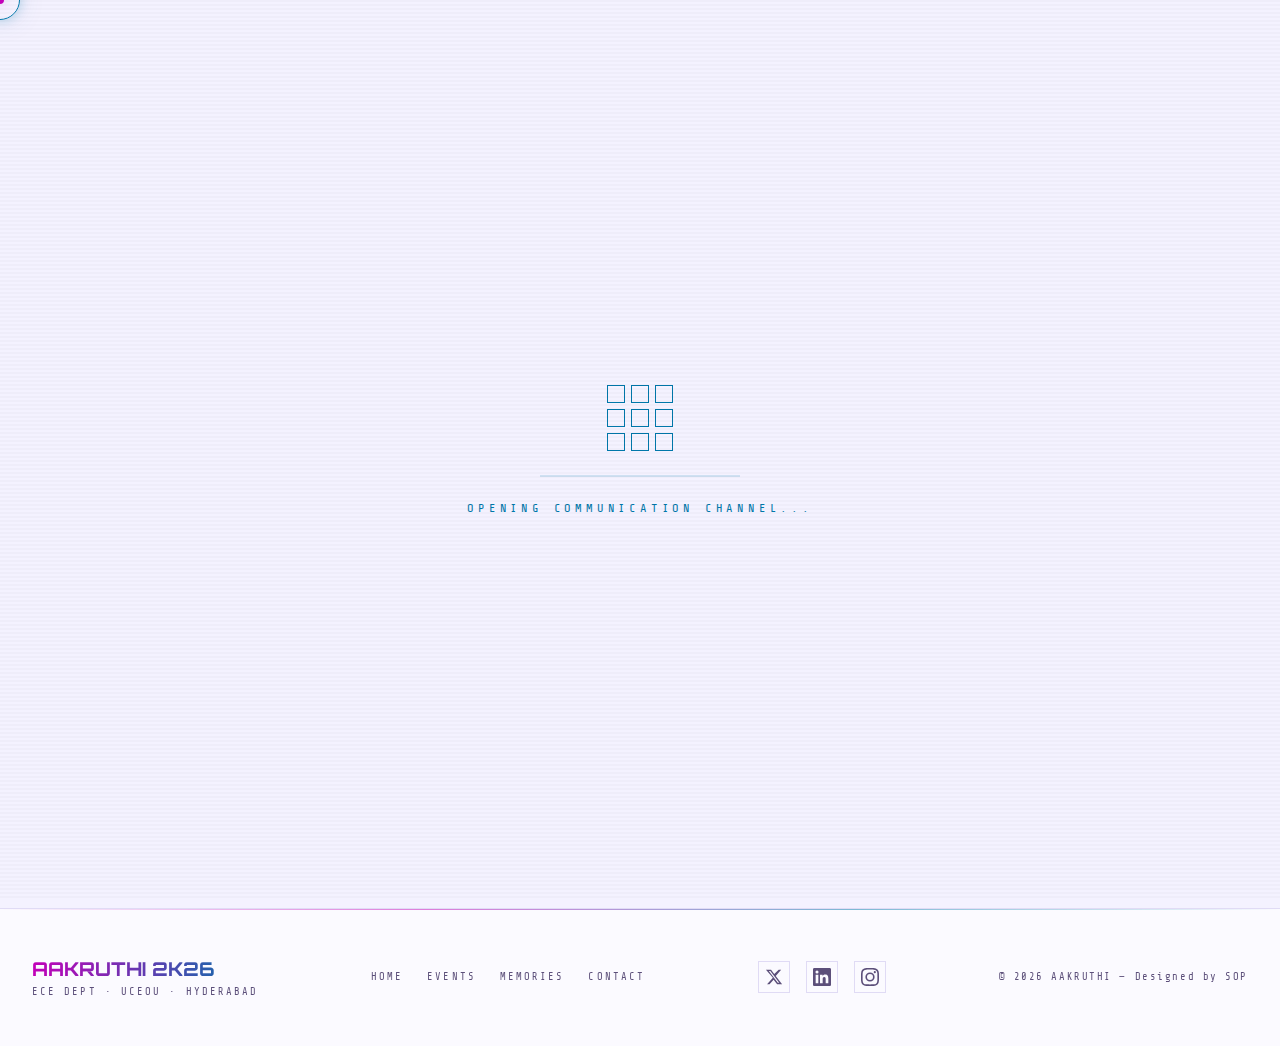
<file: contact.html>
<!doctype html>
<html lang="en">
<head>
  <meta charset="UTF-8" />
  <meta name="viewport" content="width=device-width, initial-scale=1.0" />
  <meta http-equiv="X-UA-Compatible" content="IE=edge" />

  <title>Contact & Help | Aakruthi 2K26 — ECE Technical Symposium, UCE Osmania University</title>
  <meta name="description" content="Contact the Aakruthi 2K26 team for registration help, event queries, sponsorship, and directions. Reach us via call, email, or WhatsApp. UCE Osmania University, Hyderabad." />
  <meta name="keywords" content="Aakruthi 2K26 contact, ECE Technical Symposium contact, UCE Osmania help, Aakruthi registration help, Aakruthi 2026 FAQ, Hyderabad engineering symposium contact" />
  <meta name="author" content="Department of ECE, UCE Osmania University" />
  <meta name="robots" content="index, follow" />
  <meta name="theme-color" content="#0a0a0f" />
  <link rel="canonical" href="https://aakruthi.osmania.ac.in/contact.html" />

  <meta property="og:type" content="website" />
  <meta property="og:site_name" content="Aakruthi 2K26" />
  <meta property="og:title" content="Contact & Help | Aakruthi 2K26 — ECE Technical Symposium, UCE Osmania University" />
  <meta property="og:description" content="Reach out to the Aakruthi 2K26 team for registration, event queries, sponsorship, or directions. We respond within 24 hours." />
  <meta property="og:image" content="https://aakruthi.osmania.ac.in/assets/og-cover.jpg" />
  <meta property="og:url" content="https://aakruthi.osmania.ac.in/contact.html" />
  <meta property="og:locale" content="en_IN" />

  <meta name="twitter:card" content="summary_large_image" />
  <meta name="twitter:title" content="Contact & Help | Aakruthi 2K26 — ECE Technical Symposium, UCE Osmania" />
  <meta name="twitter:description" content="Reach the Aakruthi 2K26 team via call, email, or WhatsApp. UCE Osmania University, Hyderabad." />
  <meta name="twitter:image" content="https://aakruthi.osmania.ac.in/assets/og-cover.jpg" />
  <meta name="twitter:site" content="@osmaniauniv" />

  <meta name="geo.region" content="IN-TG" />
  <meta name="geo.placename" content="Hyderabad, Telangana, India" />
  <meta name="geo.position" content="17.3850;78.4867" />
  <meta name="ICBM" content="17.3850, 78.4867" />

  <script type="application/ld+json">
  {
    "@context": "https://schema.org",
    "@type": "ContactPage",
    "name": "Aakruthi 2K26 — Contact & Help",
    "url": "https://aakruthi.osmania.ac.in/contact.html",
    "description": "Contact page for Aakruthi 2K26, the ECE Technical Symposium of UCE Osmania University, Hyderabad.",
    "mainEntity": {
      "@type": "Organization",
      "name": "Aakruthi 2K26 — ECE Dept, UCE Osmania University",
      "url": "https://aakruthi.osmania.ac.in/",
      "email": "aakruthi2k26@osmania.ac.in",
      "telephone": "+919177573069",
      "address": {
        "@type": "PostalAddress",
        "streetAddress": "Amberpet",
        "addressLocality": "Hyderabad",
        "addressRegion": "Telangana",
        "postalCode": "500007",
        "addressCountry": "IN"
      },
      "sameAs": [
        "https://x.com/aakruthi_2026",
        "https://www.instagram.com/aakruthi__2026",
        "https://www.linkedin.com/company/aakruthi-fest/"
      ]
    },
    "breadcrumb": {
      "@type": "BreadcrumbList",
      "itemListElement": [
        { "@type": "ListItem", "position": 1, "name": "Home", "item": "https://aakruthi.osmania.ac.in/" },
        { "@type": "ListItem", "position": 2, "name": "Contact", "item": "https://aakruthi.osmania.ac.in/contact.html" }
      ]
    }
  }
  </script>

  <link rel="icon" type="image/png" href="./assets/logo.png" />
  <link rel="stylesheet" href="style.css" />
  </head>
  <body>
    <div class="bg-grid"></div>
    <div class="bg-glow"></div>
    <div class="cursor-dot" id="cursorDot"></div>
    <div class="cursor-ring" id="cursorRing"></div>
    <div id="loader">
      <div class="loader-grid">
        <div class="loader-cell"></div>
        <div class="loader-cell"></div>
        <div class="loader-cell"></div>
        <div class="loader-cell"></div>
        <div class="loader-cell"></div>
        <div class="loader-cell"></div>
        <div class="loader-cell"></div>
        <div class="loader-cell"></div>
        <div class="loader-cell"></div>
      </div>
      <div class="loader-bar"></div>
      <div class="loader-text">OPENING COMMUNICATION CHANNEL...</div>
    </div>

    <!-- ─── NAVBAR ──────────────────────────────────── -->
    <nav class="navbar">
      <a href="index.html" class="nav-brand">
        <div class="nav-logo">
          <img
            src="./assets/logo.png"
            alt="Aakruthi Logo"
            class="nav-logo-brand-img"
          />
        </div>
        <div class="nav-brand-text">
          <span class="nav-title">AAKRUTHI</span>
          <span class="nav-sub">ECE FEST · UCEOU · 2K26</span>
        </div>
      </a>
      <!-- ── COLLEGE LOGOS ── -->
      <div class="nav-logos">
        <img
          src="./assets/OU_logo.png"
          alt="Osmania University"
          class="nav-logo-img"
          title="Osmania University"
        />
        <div class="nav-logo-divider"></div>
        <img
          src="./assets/uce_logo1.png"
          alt="University College of Engineering"
          class="nav-logo-img"
          title="UCE, Osmania University"
        />
      </div>
      <ul class="nav-links">
        <li><a href="index.html">Home</a></li>
        <li><a href="events.html">Events</a></li>
        <li><a href="memories.html">Memories</a></li>
        <li><a href="sponsors.html">Sponsors</a></li>
        <li><a href="contact.html" class="active">Contact</a></li>
      </ul>

      <a href="events.html" class="nav-register">⚡ Register</a>

      <div class="hamburger" id="hamburger">
        <div class="bar"></div>
        <div class="bar"></div>
        <div class="bar"></div>
      </div>
    </nav>

    <!-- MOBILE MENU -->
    <div class="mobile-menu" id="mobileMenu">
      <a href="index.html" class="mobile-nav-link">Home</a>
      <a href="events.html" class="mobile-nav-link">Events</a>
      <a href="memories.html" class="mobile-nav-link">Memories</a>
      <a href="sponsors.html" class="mobile-nav-link">Sponsors</a>
      <a href="contact.html" class="mobile-nav-link">Contact</a>
      <a href="events.html" target="_blank" class="mobile-menu-register"
        >⚡ Register Now</a
      >
      <div class="mobile-glitch">AAKRUTHI 2K26 · ECE · UCEOU · HYD</div>
    </div>

    <main>
      <div class="container" style="padding-top: 5rem">
        <div class="section-header reveal">
          <span class="section-tag">&gt; helpdesk.sys</span>
          <h2 class="section-title">Contact <span>& Help</span></h2>
          <p class="section-lead">
            Reach out for registration assistance, event queries, sponsorship,
            or anything else. Our team responds within 24 hours.
          </p>
        </div>

        <div class="contact-grid reveal">
          <!-- Left: Contact Info -->
          <div>
            <div
              style="
                font-family: &quot;Share Tech Mono&quot;, monospace;
                font-size: 0.6rem;
                letter-spacing: 0.4em;
                color: var(--neon-blue);
                margin-bottom: 1.5rem;
              "
            >
              &gt; DIRECT_CONTACT //
            </div>

            <div class="contact-info">
              <div class="contact-card">
                <div class="contact-card-label">STUDENT COORDINATOR</div>
                <a href="tel:+919812345678" class="contact-card-value"
                  >+91 98123 45678</a
                >
              </div>
              <div class="contact-card">
                <div class="contact-card-label">EMAIL</div>
                <a
                  href="mailto:aakruthi2k26@osmania.ac.in"
                  class="contact-card-value"
                  >aakruthi.ece@uceou.in</a
                >
              </div>
              <div class="contact-card">
                <div class="contact-card-label">VENUE</div>
                <div class="contact-card-value">
                  University College of Engineering, OU<br />
                  <a
                    style="font-size: 0.8rem"
                    href="https://maps.app.goo.gl/J5UeoELMXGhg1T5v6"
                    ><span
                      style="
                        color: var(--text-muted);
                        font-family: &quot;Rajdhani&quot;, sans-serif;
                        font-size: 0.85rem;
                      "
                      >Amberpet, Hyderabad — 500007</span
                    ></a
                  >
                </div>
              </div>
            </div>

            <div
              style="
                margin-top: 2rem;
                font-family: &quot;Share Tech Mono&quot;, monospace;
                font-size: 0.6rem;
                letter-spacing: 0.4em;
                color: var(--neon-blue);
                margin-bottom: 1.5rem;
              "
            >
              &gt; QUICK_ACTIONS //
            </div>

            <div class="contact-actions">
              <a href="tel:+919812345678" class="contact-btn">
                <div class="contact-btn-icon">📞</div>
                <div class="contact-btn-text">
                  <span class="label">CALL US</span>
                  <span class="value">+91 98123 45678</span>
                </div>
              </a>
              <a href="mailto:aakruthi2k26@osmania.ac.in" class="contact-btn">
                <div class="contact-btn-icon">✉️</div>
                <div class="contact-btn-text">
                  <span class="label">EMAIL US</span>
                  <span class="value">aakruthi.ece@uceou.in</span>
                </div>
              </a>
              <a
                href="https://chat.whatsapp.com/Ke1hn3CF3TTFpAyWAPlCrY"
                target="_blank"
                class="contact-btn"
              >
                <div class="contact-btn-icon">💬</div>
                <div class="contact-btn-text">
                  <span class="label">WHATSAPP</span>
                  <span class="value">Chat with us</span>
                </div>
              </a>
            </div>
          </div>

          <!-- Right: FAQ -->
          <div>
            <div
              style="
                font-family: &quot;Share Tech Mono&quot;, monospace;
                font-size: 0.6rem;
                letter-spacing: 0.4em;
                color: var(--neon-pink);
                margin-bottom: 1.5rem;
              "
            >
              &gt; FAQ_DATABASE //
            </div>

            <div class="faq-list">
              <div class="faq-item">
                <div class="faq-question">
                  Is registration free?
                  <span class="faq-toggle">+</span>
                </div>
                <div class="faq-answer">
                  <p>
                    Most events at Aakruthi 2K26 are completely free to
                    register. Workshops may have a nominal fee (₹199–₹299) to
                    cover materials and kit. The registration fee is clearly
                    mentioned on each event card.
                  </p>
                </div>
              </div>

              <div class="faq-item">
                <div class="faq-question">
                  Who can participate?
                  <span class="faq-toggle">+</span>
                </div>
                <div class="faq-answer">
                  <p>
                    Aakruthi 2K26 is open to students from all colleges across
                    India. You can form inter-college teams. Some events have
                    year-specific restrictions — check individual event details.
                  </p>
                </div>
              </div>

              <div class="faq-item">
                <div class="faq-question">
                  How do I reach the venue?
                  <span class="faq-toggle">+</span>
                </div>
                <div class="faq-answer">
                  <p>
                    UCEOU is located in Amberpet, Hyderabad. Nearest metro
                    station: Osmania University (Blue Line). Auto/cabs easily
                    available from MGBS, Kacheguda, and Secunderabad. Contact us
                    for detailed directions.
                  </p>
                </div>
              </div>

              <div class="faq-item">
                <div class="faq-question">
                  Can I participate in multiple events?
                  <span class="faq-toggle">+</span>
                </div>
                <div class="faq-answer">
                  <p>
                    Yes! You can register and participate in multiple events as
                    long as there are no schedule conflicts. Use a single
                    registration form and list all events you wish to
                    participate in.
                  </p>
                </div>
              </div>

              <div class="faq-item">
                <div class="faq-question">
                  What should I bring for on-site events?
                  <span class="faq-toggle">+</span>
                </div>
                <div class="faq-answer">
                  <p>
                    Bring your college ID card, registration confirmation, and
                    any specific materials mentioned for your event. Laptops are
                    required for coding events and workshops. Hardware for Robo
                    Wars must comply with the weight rules specified.
                  </p>
                </div>
              </div>

              <div class="faq-item">
                <div class="faq-question">
                  When are results announced?
                  <span class="faq-toggle">+</span>
                </div>
                <div class="faq-answer">
                  <p>
                    Most event results are announced the same day or the
                    following day. The grand prize distribution and Neon Stage
                    Night finale happens on Day 2 (March 13, 2026) at 6:00 PM.
                  </p>
                </div>
              </div>

              <div class="faq-item">
                <div class="faq-question">
                  How do I contact the event coordinators?
                  <span class="faq-toggle">+</span>
                </div>
                <div class="faq-answer">
                  <p>
                    Reach out via the number or email on this page. You can also
                    WhatsApp us for quick responses. Our team is active from 9
                    AM to 9 PM IST on all days leading up to the fest.
                  </p>
                </div>
              </div>
            </div>
          </div>
        </div>
      </div>
    </main>

    <footer>
      <div class="container">
        <div class="footer-inner">
          <div>
            <div class="footer-brand">AAKRUTHI 2K26</div>
            <div class="footer-sub">ECE DEPT · UCEOU · HYDERABAD</div>
          </div>
          <div class="footer-links">
            <a href="index.html">Home</a>
            <a href="events.html">Events</a>
            <a href="memories.html">Memories</a>
            <a href="contact.html">Contact</a>
          </div>
          <div class="footer-socials">
            <a
              href="https://x.com/aakruthi_2026"
              target="_blank"
              rel="noopener noreferrer"
              class="footer-social-link"
              title="X (Twitter)"
            >
              <svg
                xmlns="http://www.w3.org/2000/svg"
                width="18"
                height="18"
                viewBox="0 0 24 24"
                fill="currentColor"
              >
                <path
                  d="M18.244 2.25h3.308l-7.227 8.26 8.502 11.24H16.17l-4.714-6.231-5.401 6.231H2.744l7.73-8.835L1.254 2.25H8.08l4.253 5.622 5.911-5.622Zm-1.161 17.52h1.833L7.084 4.126H5.117Z"
                />
              </svg>
            </a>
            <a
              href="https://www.linkedin.com/company/aakruthi-fest/"
              target="_blank"
              rel="noopener noreferrer"
              class="footer-social-link"
              title="LinkedIn"
            >
              <svg
                xmlns="http://www.w3.org/2000/svg"
                width="18"
                height="18"
                viewBox="0 0 24 24"
                fill="currentColor"
              >
                <path
                  d="M20.447 20.452h-3.554v-5.569c0-1.328-.027-3.037-1.852-3.037-1.853 0-2.136 1.445-2.136 2.939v5.667H9.351V9h3.414v1.561h.046c.477-.9 1.637-1.85 3.37-1.85 3.601 0 4.267 2.37 4.267 5.455v6.286zM5.337 7.433a2.062 2.062 0 0 1-2.063-2.065 2.064 2.064 0 1 1 2.063 2.065zm1.782 13.019H3.555V9h3.564v11.452zM22.225 0H1.771C.792 0 0 .774 0 1.729v20.542C0 23.227.792 24 1.771 24h20.451C23.2 24 24 23.227 24 22.271V1.729C24 .774 23.2 0 22.222 0h.003z"
                />
              </svg>
            </a>
            <a
              href="https://www.instagram.com/aakruthi__2026?igsh=dWQxMG05NnBlemNm"
              target="_blank"
              rel="noopener noreferrer"
              class="footer-social-link"
              title="Instagram"
            >
              <svg
                xmlns="http://www.w3.org/2000/svg"
                width="18"
                height="18"
                viewBox="0 0 24 24"
                fill="currentColor"
              >
                <path
                  d="M12 2.163c3.204 0 3.584.012 4.85.07 3.252.148 4.771 1.691 4.919 4.919.058 1.265.069 1.645.069 4.849 0 3.205-.012 3.584-.069 4.849-.149 3.225-1.664 4.771-4.919 4.919-1.266.058-1.644.07-4.85.07-3.204 0-3.584-.012-4.849-.07-3.26-.149-4.771-1.699-4.919-4.92-.058-1.265-.07-1.644-.07-4.849 0-3.204.013-3.583.07-4.849.149-3.227 1.664-4.771 4.919-4.919 1.266-.057 1.645-.069 4.849-.069zM12 0C8.741 0 8.333.014 7.053.072 2.695.272.273 2.69.073 7.052.014 8.333 0 8.741 0 12c0 3.259.014 3.668.072 4.948.2 4.358 2.618 6.78 6.98 6.98C8.333 23.986 8.741 24 12 24c3.259 0 3.668-.014 4.948-.072 4.354-.2 6.782-2.618 6.979-6.98.059-1.28.073-1.689.073-4.948 0-3.259-.014-3.667-.072-4.947-.196-4.354-2.617-6.78-6.979-6.98C15.668.014 15.259 0 12 0zm0 5.838a6.162 6.162 0 1 0 0 12.324 6.162 6.162 0 0 0 0-12.324zM12 16a4 4 0 1 1 0-8 4 4 0 0 1 0 8zm6.406-11.845a1.44 1.44 0 1 0 0 2.881 1.44 1.44 0 0 0 0-2.881z"
                />
              </svg>
            </a>
          </div>
          <div class="footer-copy">© 2026 AAKRUTHI — Designed by SOP</div>
        </div>
      </div>
    </footer>
    <script src="script.js"></script>
    <script>
      // FAQ accordion
      document.querySelectorAll(".faq-item").forEach((item) => {
        item.querySelector(".faq-question").addEventListener("click", () => {
          const isOpen = item.classList.contains("open");
          document
            .querySelectorAll(".faq-item")
            .forEach((i) => i.classList.remove("open"));
          if (!isOpen) item.classList.add("open");
        });
      });
    </script>
  </body>
</html>
</file>
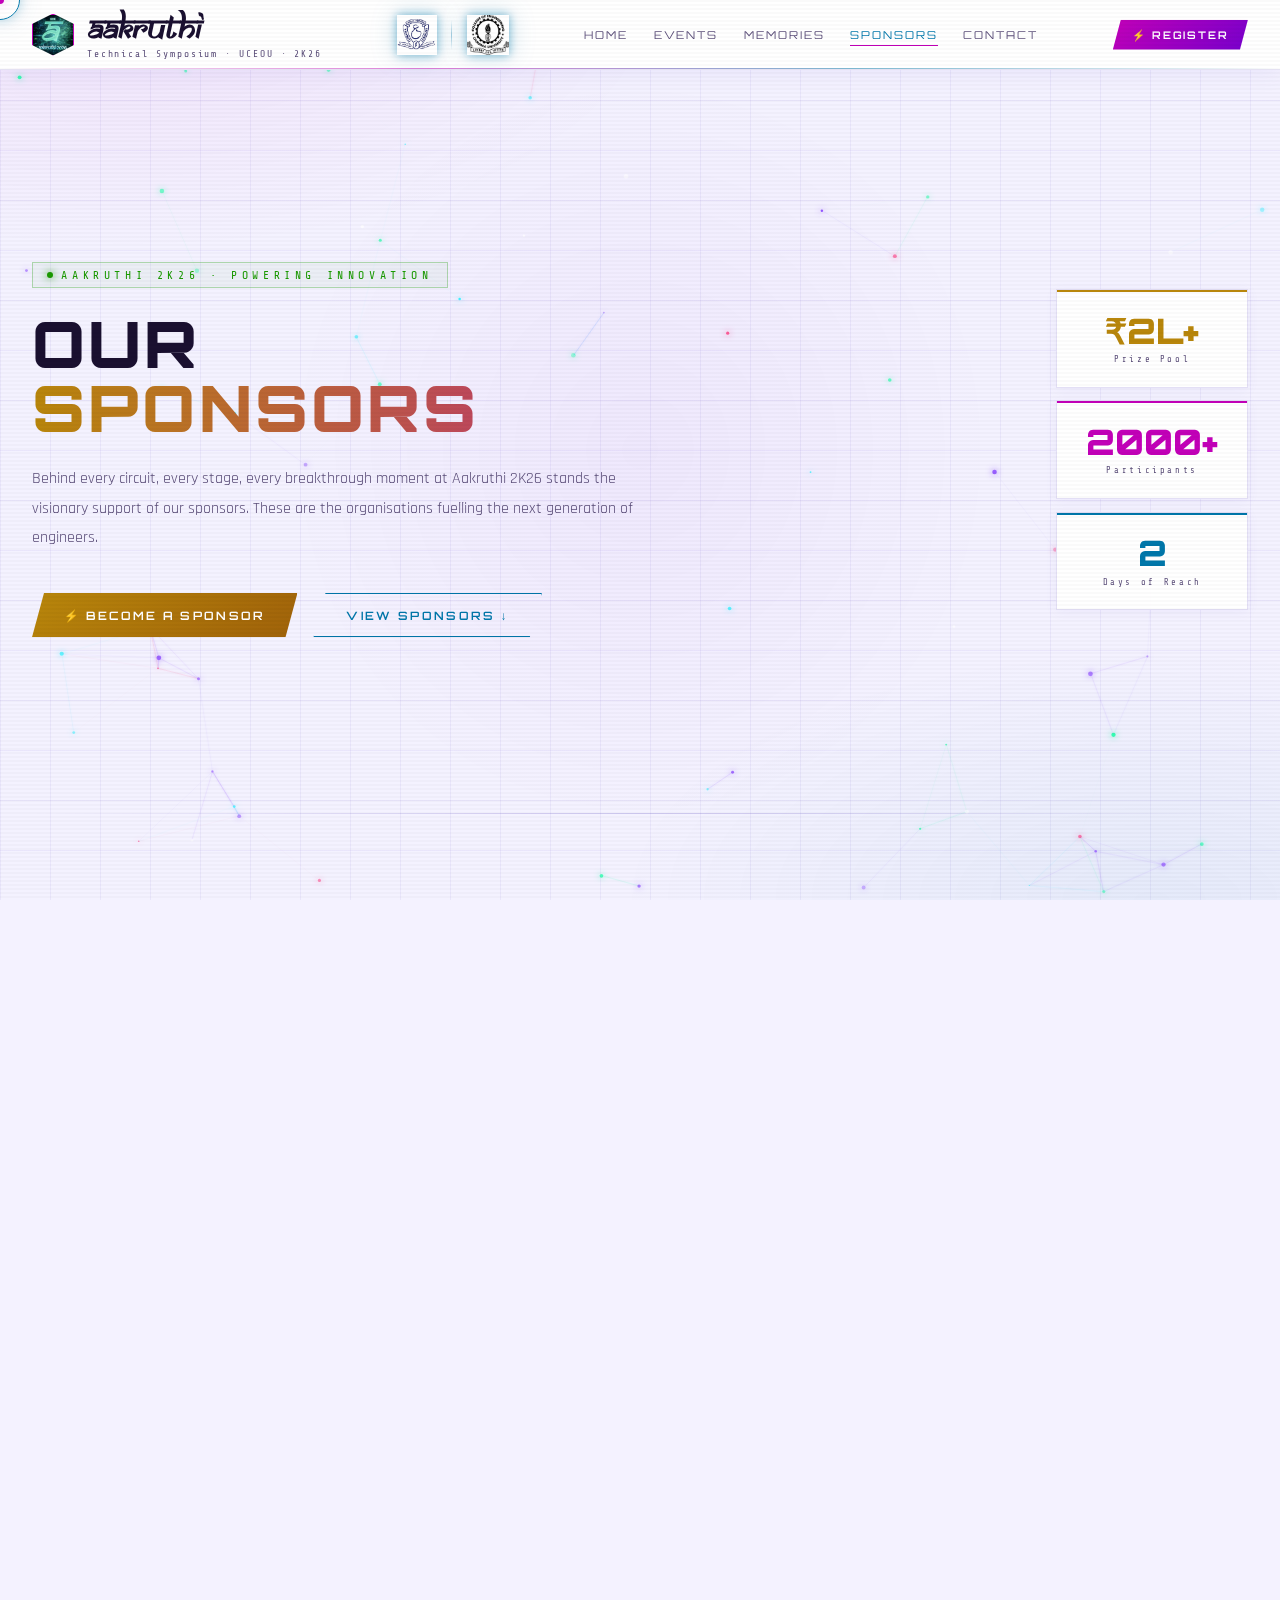
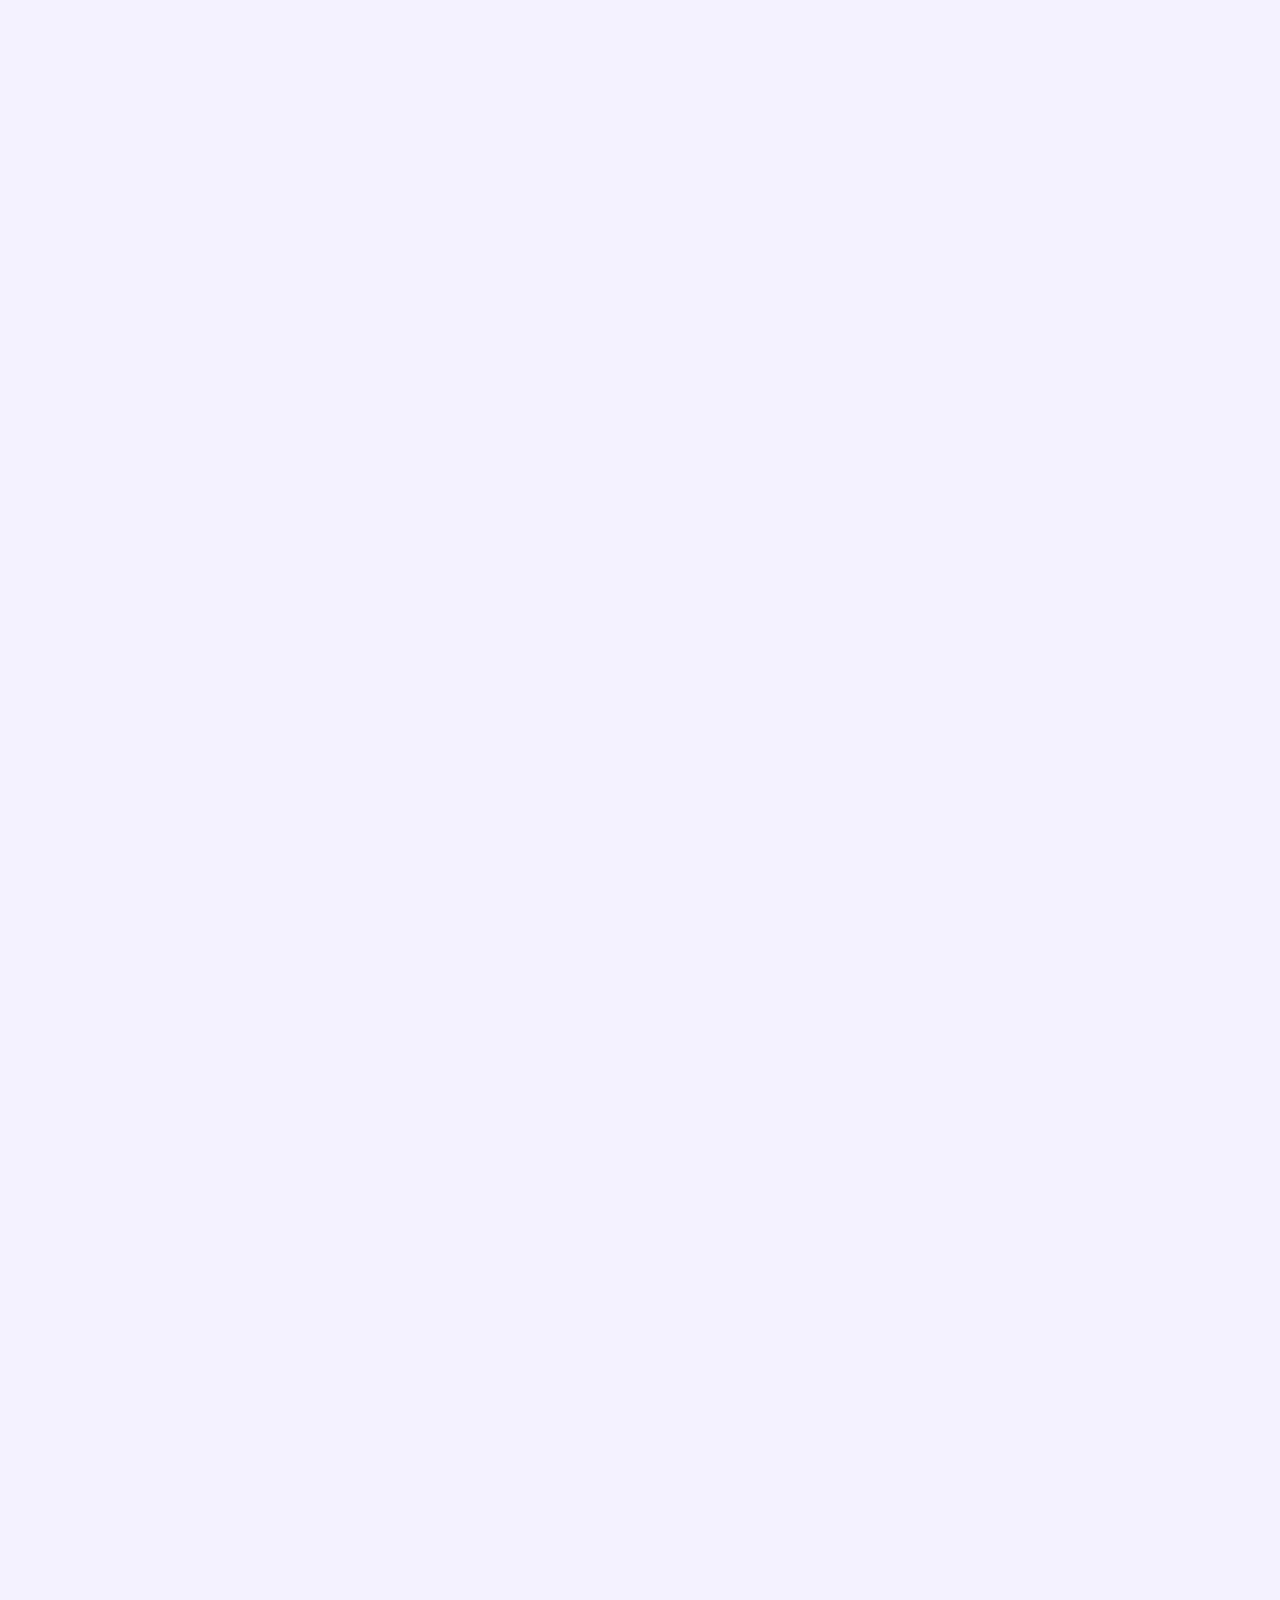
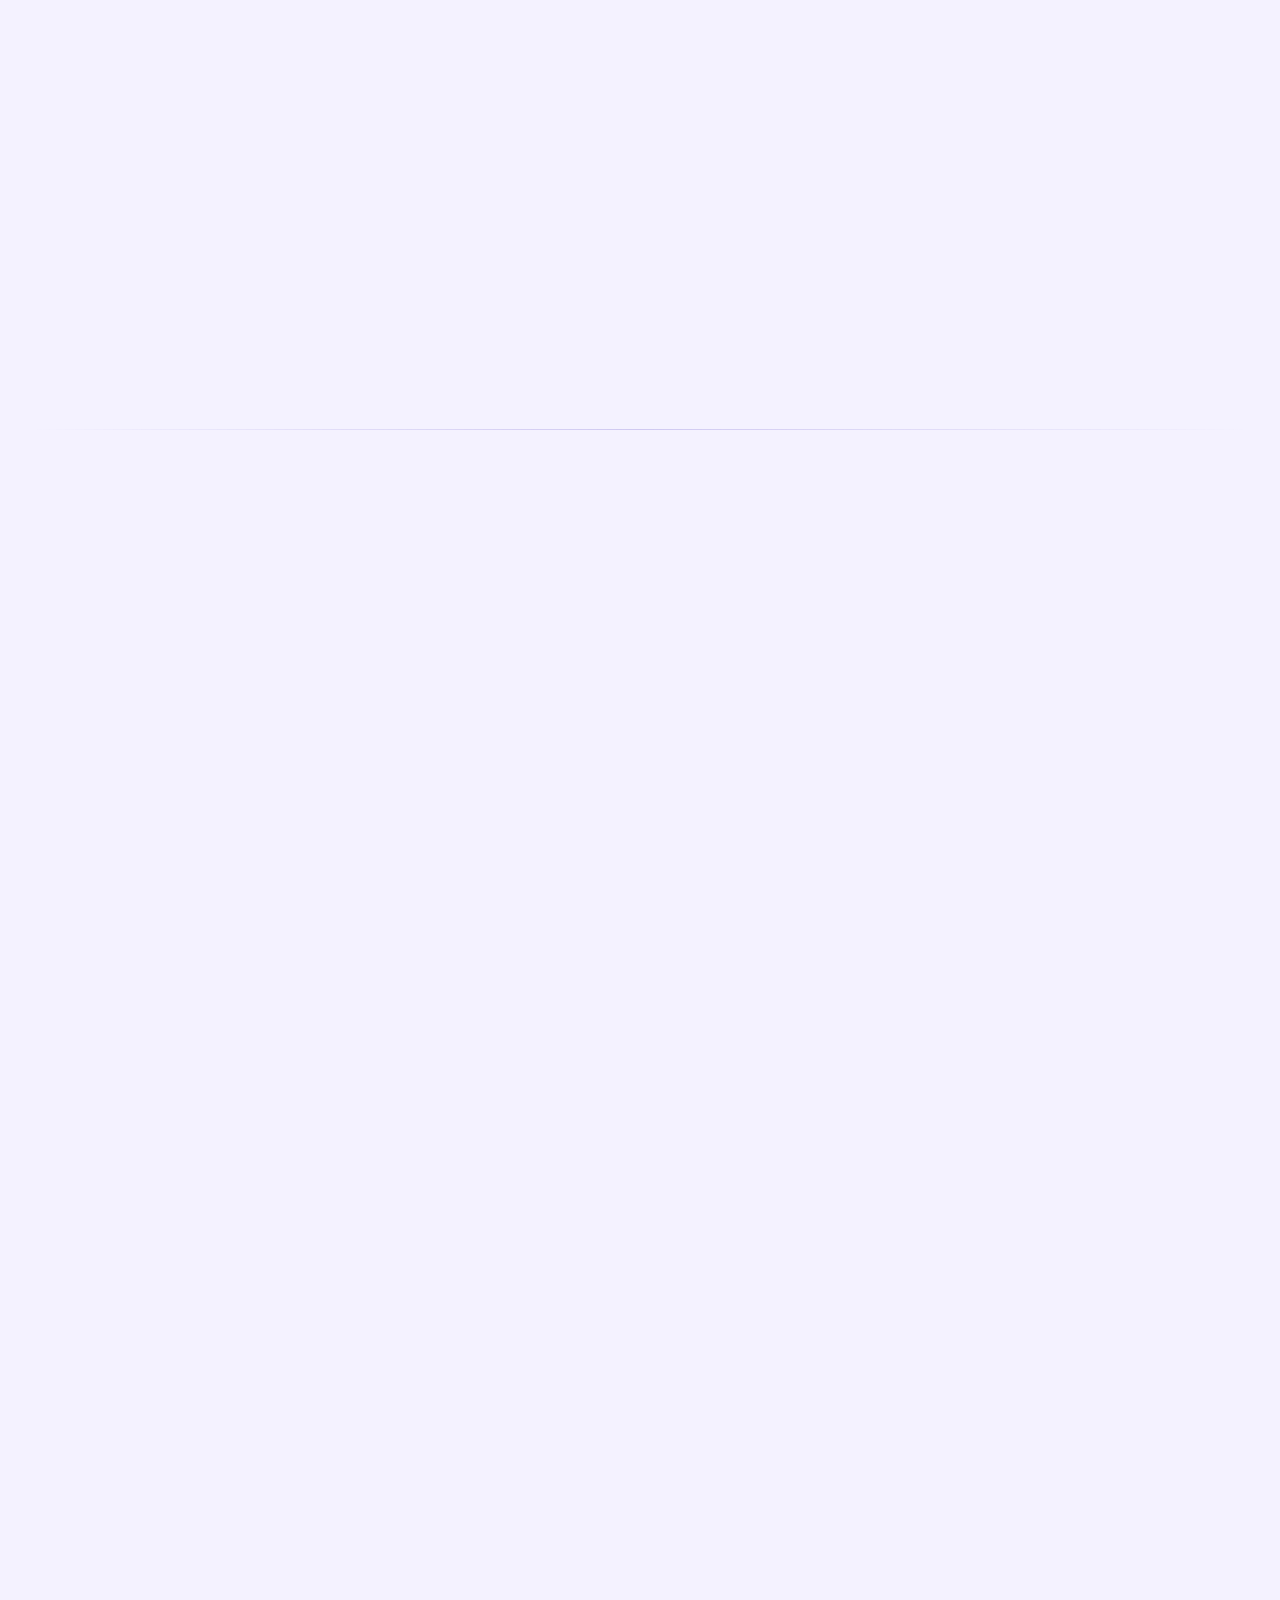
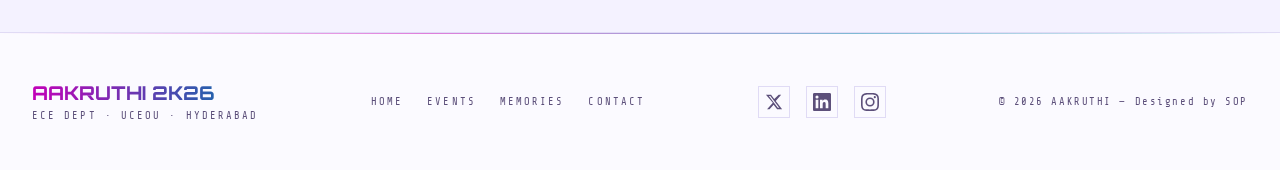
<file: sponsors.html>
<!doctype html>
<html lang="en">
  <head>
    <meta charset="UTF-8" />
    <meta name="viewport" content="width=device-width, initial-scale=1.0" />
    <meta http-equiv="X-UA-Compatible" content="IE=edge" />

    <title>
      Sponsors & Partners | Aakruthi 2K26 — ECE Technical Symposium, UCE Osmania
      University
    </title>
    <meta
      name="description"
      content="Meet the sponsors and partners powering Aakruthi 2K26 — the ECE Technical Symposium of UCE Osmania University. Interested in sponsoring? Reach 2000+ engineering students over 2 days in March 2026, Hyderabad."
    />
    <meta
      name="keywords"
      content="Aakruthi 2K26 sponsors, ECE Technical Symposium sponsorship, sponsor engineering symposium Hyderabad, UCE Osmania University sponsor, Aakruthi 2026 partners, college symposium sponsorship Hyderabad, sponsor UCEOU"
    />
    <meta name="author" content="Department of ECE, UCE Osmania University" />
    <meta name="robots" content="index, follow" />
    <meta name="theme-color" content="#0a0a0f" />
    <link rel="canonical" href="https://aakruthi.osmania.ac.in/sponsors.html" />

    <meta property="og:type" content="website" />
    <meta property="og:site_name" content="Aakruthi 2K26" />
    <meta
      property="og:title"
      content="Sponsors & Partners | Aakruthi 2K26 — ECE Technical Symposium, UCE Osmania University"
    />
    <meta
      property="og:description"
      content="Partner with Aakruthi 2K26 and place your brand in front of 2000+ engineering students, faculty, and industry professionals. March 12–13, 2026 · UCE Osmania University, Hyderabad."
    />
    <meta
      property="og:image"
      content="https://aakruthi.osmania.ac.in/assets/og-cover.jpg"
    />
    <meta
      property="og:url"
      content="https://aakruthi.osmania.ac.in/sponsors.html"
    />
    <meta property="og:locale" content="en_IN" />

    <meta name="twitter:card" content="summary_large_image" />
    <meta
      name="twitter:title"
      content="Sponsors & Partners | Aakruthi 2K26 — ECE Technical Symposium, UCE Osmania"
    />
    <meta
      name="twitter:description"
      content="Sponsor Aakruthi 2K26 — reach 2000+ engineering students at UCE Osmania University. March 12–13, 2026, Hyderabad. Multiple tiers available."
    />
    <meta
      name="twitter:image"
      content="https://aakruthi.osmania.ac.in/assets/og-cover.jpg"
    />
    <meta name="twitter:site" content="@osmaniauniv" />

    <meta name="geo.region" content="IN-TG" />
    <meta name="geo.placename" content="Hyderabad, Telangana, India" />
    <meta name="geo.position" content="17.3850;78.4867" />
    <meta name="ICBM" content="17.3850, 78.4867" />

    <script type="application/ld+json">
      {
        "@context": "https://schema.org",
        "@type": "WebPage",
        "name": "Sponsors & Partners — Aakruthi 2K26",
        "url": "https://aakruthi.osmania.ac.in/sponsors.html",
        "description": "Sponsorship tiers and partner organizations for Aakruthi 2K26, the ECE Technical Symposium of UCE Osmania University, Hyderabad. March 12–13, 2026.",
        "breadcrumb": {
          "@type": "BreadcrumbList",
          "itemListElement": [
            {
              "@type": "ListItem",
              "position": 1,
              "name": "Home",
              "item": "https://aakruthi.osmania.ac.in/"
            },
            {
              "@type": "ListItem",
              "position": 2,
              "name": "Sponsors",
              "item": "https://aakruthi.osmania.ac.in/sponsors.html"
            }
          ]
        },
        "mainEntity": {
          "@type": "Event",
          "name": "Aakruthi 2K26",
          "startDate": "2026-03-12",
          "endDate": "2026-03-13",
          "location": {
            "@type": "Place",
            "name": "University College of Engineering, Osmania University",
            "address": {
              "@type": "PostalAddress",
              "streetAddress": "Amberpet",
              "addressLocality": "Hyderabad",
              "addressRegion": "Telangana",
              "postalCode": "500007",
              "addressCountry": "IN"
            }
          },
          "organizer": {
            "@type": "EducationalOrganization",
            "name": "Department of ECE, UCE Osmania University",
            "url": "https://aakruthi.osmania.ac.in/"
          },
          "sponsor": [
            { "@type": "Organization", "name": "IEEE Hyderabad Section" },
            { "@type": "Organization", "name": "IETE Hyderabad" },
            { "@type": "Organization", "name": "T-Hub Hyderabad" },
            { "@type": "Organization", "name": "NASSCOM" }
          ]
        }
      }
    </script>

    <link rel="icon" type="image/png" href="./assets/logo.png" />
    <link rel="preconnect" href="https://fonts.googleapis.com" />
    <link rel="preconnect" href="https://fonts.gstatic.com" crossorigin />
    <link rel="stylesheet" href="style.css" />
    <link
      href="https://fonts.googleapis.com/css2?family=Orbitron:wght@400;500;600;700;800;900&family=Share+Tech+Mono&family=Rajdhani:wght@300;400;500;600;700&display=swap"
      rel="stylesheet"
    />
  </head>
  <body>
    <div class="bg-grid"></div>
    <div class="bg-glow"></div>
    <div class="cursor-dot" id="cursorDot"></div>
    <div class="cursor-ring" id="cursorRing"></div>

    <!-- ─── NAVBAR ──────────────────────────────────── -->
    <nav class="navbar">
      <a href="index.html" class="nav-brand">
        <div class="nav-logo">
          <img
            src="./assets/logo.png"
            alt="Aakruthi Logo"
            class="nav-logo-brand-img"
          />
        </div>
        <div class="nav-brand-text">
          <span class="nav-title">AAKRUTHI</span>
          <span class="nav-sub">Technical Symposium · UCEOU · 2K26</span>
        </div>
      </a>
      <!-- ── COLLEGE LOGOS ── -->
      <div class="nav-logos">
        <img
          src="./assets/OU_logo.png"
          alt="Osmania University"
          class="nav-logo-img"
          title="Osmania University"
        />
        <div class="nav-logo-divider"></div>
        <img
          src="./assets/uce_logo1.png"
          alt="University College of Engineering"
          class="nav-logo-img"
          title="UCE, Osmania University"
        />
      </div>
      <ul class="nav-links">
        <li><a href="index.html">Home</a></li>
        <li><a href="events.html">Events</a></li>
        <li><a href="memories.html">Memories</a></li>
        <li><a href="sponsors.html" class="active">Sponsors</a></li>
        <li><a href="contact.html">Contact</a></li>
      </ul>

      <a href="events.html" class="nav-register">⚡ Register</a>

      <div class="hamburger" id="hamburger">
        <div class="bar"></div>
        <div class="bar"></div>
        <div class="bar"></div>
      </div>
    </nav>

    <!-- MOBILE MENU -->
    <div class="mobile-menu" id="mobileMenu">
      <a href="index.html" class="mobile-nav-link">Home</a>
      <a href="events.html" class="mobile-nav-link">Events</a>
      <a href="memories.html" class="mobile-nav-link">Memories</a>
      <a href="sponsors.html" class="mobile-nav-link">Sponsors</a>
      <a href="contact.html" class="mobile-nav-link">Contact</a>
      <a href="events.html" target="_blank" class="mobile-menu-register"
        >⚡ Register Now</a
      >
      <div class="mobile-glitch">AAKRUTHI 2K26 · ECE · UCEOU · HYD</div>
    </div>

    <main>
      <!-- ── HERO BANNER ────────────────────────────────── -->
      <section>
        <div class="sponsors-hero">
          <div class="reveal">
            <div class="hero-tag">
              <span class="hero-tag-dot"></span>
              AAKRUTHI 2K26 · POWERING INNOVATION
            </div>
            <h1 class="sponsors-hero-title">
              <span class="t1">OUR</span>
              <span class="t2">SPONSORS</span>
            </h1>
            <p class="sponsors-hero-desc">
              Behind every circuit, every stage, every breakthrough moment at
              Aakruthi 2K26 stands the visionary support of our sponsors. These
              are the organisations fuelling the next generation of engineers.
            </p>
            <div class="hero-cta-group">
              <a href="#become" class="btn-cyber btn-gold"
                >⚡ Become a Sponsor</a
              >
              <a href="#sponsors" class="btn-cyber btn-outline"
                >View Sponsors ↓</a
              >
            </div>
          </div>
          <div class="hero-stats-panel reveal">
            <div class="hsp-card">
              <div class="hsp-num">₹2L+</div>
              <div class="hsp-lbl">Prize Pool</div>
            </div>
            <div class="hsp-card">
              <div class="hsp-num">2000+</div>
              <div class="hsp-lbl">Participants</div>
            </div>
            <div class="hsp-card">
              <div class="hsp-num">2</div>
              <div class="hsp-lbl">Days of Reach</div>
            </div>
          </div>
        </div>
      </section>

      <div class="section-divider"></div>

      <!-- ══════════════════════════════════════════════════
           SPONSORS GRID
      ══════════════════════════════════════════════════ -->
      <section id="sponsors">
        <div class="container">
          <!-- SECTION HEADER -->
          <div class="section-header reveal" style="margin-bottom: 4rem">
            <span class="section-tag">&gt; sponsors_2k26.json</span>
            <h2 class="section-title">Fuelled by <span>Vision</span></h2>
            <p class="section-lead">
              The companies and organisations who make Aakruthi possible —
              listed by partnership tier.
            </p>
          </div>

          <!-- ── TITLE SPONSOR ─────────────────────────── -->
          <div class="tier-section reveal">
            <div class="tier-header tier-title-hdr" data-tier="TITLE">
              <span class="tier-icon">👑</span>
              <div class="tier-meta">
                <div class="tier-name">Title Sponsor</div>
                <div class="tier-sub">
                  &gt; maximum_visibility.exe · premium partnership
                </div>
              </div>
              <span class="tier-badge">Presenting Sponsor</span>
            </div>
            <div class="grid-title">
              <a href="#" class="sponsor-card sc-title reveal">
                <span class="corner-tl"></span>
                <span class="corner-br"></span>
                <div class="sponsor-logo-wrap">
                  <div class="sponsor-logo-placeholder">TECHCORP</div>
                </div>
                <div class="sponsor-name">TechCorp India Pvt. Ltd.</div>
                <div class="sponsor-tagline">
                  Empowering engineers since 2001 · www.techcorp.in
                </div>
                <div class="sponsor-perks">
                  <span class="perk-tag">Main Stage Naming</span>
                  <span class="perk-tag">Logo on All Collateral</span>
                  <span class="perk-tag">Opening Ceremony Slot</span>
                  <span class="perk-tag">Dedicated Stall · 500 sq ft</span>
                </div>
              </a>
            </div>
          </div>

          <!-- ── PLATINUM SPONSORS ──────────────────────── -->
          <div class="tier-section reveal">
            <div class="tier-header tier-platinum-hdr" data-tier="PLATINUM">
              <span class="tier-icon">💎</span>
              <div class="tier-meta">
                <div class="tier-name">Platinum Sponsors</div>
                <div class="tier-sub">
                  &gt; premium_tier.sys · high-impact visibility
                </div>
              </div>
              <span class="tier-badge">Platinum Tier</span>
            </div>
            <div class="grid-platinum">
              <a href="#" class="sponsor-card sc-platinum reveal">
                <div class="sponsor-logo-wrap">
                  <div class="sponsor-logo-placeholder">NEXGEN</div>
                </div>
                <div class="sponsor-name">NexGen Semiconductors</div>
                <div class="sponsor-tagline">VLSI & Chip Design Excellence</div>
                <div class="sponsor-perks">
                  <span class="perk-tag">Event Co-Sponsor</span>
                  <span class="perk-tag">Stage Banner</span>
                  <span class="perk-tag">Stall · 200 sq ft</span>
                </div>
              </a>
              <a href="#" class="sponsor-card sc-platinum reveal">
                <div class="sponsor-logo-wrap">
                  <div class="sponsor-logo-placeholder">INFOSYS</div>
                </div>
                <div class="sponsor-name">Infosys Foundation</div>
                <div class="sponsor-tagline">
                  Driving digital transformation nationwide
                </div>
                <div class="sponsor-perks">
                  <span class="perk-tag">Keynote Slot</span>
                  <span class="perk-tag">Branding on Kits</span>
                  <span class="perk-tag">Stall · 200 sq ft</span>
                </div>
              </a>
            </div>
          </div>

          <!-- ── GOLD SPONSORS ──────────────────────────── -->
          <div class="tier-section reveal">
            <div class="tier-header tier-gold-hdr" data-tier="GOLD">
              <span class="tier-icon">🥇</span>
              <div class="tier-meta">
                <div class="tier-name">Gold Sponsors</div>
                <div class="tier-sub">
                  &gt; gold_tier.sys · strong brand exposure
                </div>
              </div>
              <span class="tier-badge">Gold Tier</span>
            </div>
            <div class="grid-gold">
              <a href="#" class="sponsor-card sc-gold reveal">
                <div class="sponsor-logo-wrap">
                  <div class="sponsor-logo-placeholder">QUALCOMM</div>
                </div>
                <div class="sponsor-name">Qualcomm India</div>
                <div class="sponsor-tagline">5G & Wireless Innovation</div>
              </a>
              <a href="#" class="sponsor-card sc-gold reveal">
                <div class="sponsor-logo-wrap">
                  <div class="sponsor-logo-placeholder">TEXAS&nbsp;IB</div>
                </div>
                <div class="sponsor-name">Texas Instruments</div>
                <div class="sponsor-tagline">Analog & Embedded Processing</div>
              </a>
              <a href="#" class="sponsor-card sc-gold reveal">
                <div class="sponsor-logo-wrap">
                  <div class="sponsor-logo-placeholder">ARM</div>
                </div>
                <div class="sponsor-name">Arm Education</div>
                <div class="sponsor-tagline">Processor Architecture & IP</div>
              </a>
            </div>
          </div>

          <!-- ── SILVER SPONSORS ────────────────────────── -->
          <div class="tier-section reveal">
            <div class="tier-header tier-silver-hdr" data-tier="SILVER">
              <span class="tier-icon">🥈</span>
              <div class="tier-meta">
                <div class="tier-name">Silver Sponsors</div>
                <div class="tier-sub">
                  &gt; silver_tier.sys · targeted reach
                </div>
              </div>
              <span class="tier-badge">Silver Tier</span>
            </div>
            <div class="grid-silver">
              <a href="#" class="sponsor-card sc-silver reveal">
                <div class="sponsor-logo-wrap">
                  <div class="sponsor-logo-placeholder">CISCO</div>
                </div>
                <div class="sponsor-name">Cisco Systems</div>
                <div class="sponsor-tagline">Networking & Cybersecurity</div>
              </a>
              <a href="#" class="sponsor-card sc-silver reveal">
                <div class="sponsor-logo-wrap">
                  <div class="sponsor-logo-placeholder">BOSCH</div>
                </div>
                <div class="sponsor-name">Bosch India</div>
                <div class="sponsor-tagline">IoT & Embedded Systems</div>
              </a>
              <a href="#" class="sponsor-card sc-silver reveal">
                <div class="sponsor-logo-wrap">
                  <div class="sponsor-logo-placeholder">ISRO</div>
                </div>
                <div class="sponsor-name">ISRO – SAC</div>
                <div class="sponsor-tagline">Space Applications Centre</div>
              </a>
              <a href="#" class="sponsor-card sc-silver reveal">
                <div class="sponsor-logo-wrap">
                  <div class="sponsor-logo-placeholder">WIPRO</div>
                </div>
                <div class="sponsor-name">Wipro Technologies</div>
                <div class="sponsor-tagline">Engineering Services & R&D</div>
              </a>
            </div>
          </div>

          <!-- ── BRONZE SPONSORS ────────────────────────── -->
          <div class="tier-section reveal">
            <div class="tier-header tier-bronze-hdr" data-tier="BRONZE">
              <span class="tier-icon">🥉</span>
              <div class="tier-meta">
                <div class="tier-name">Bronze Sponsors</div>
                <div class="tier-sub">
                  &gt; bronze_tier.sys · community presence
                </div>
              </div>
              <span class="tier-badge">Bronze Tier</span>
            </div>
            <div class="grid-bronze">
              <a href="#" class="sponsor-card sc-bronze reveal">
                <div class="sponsor-logo-wrap">
                  <div class="sponsor-logo-placeholder">KPIT</div>
                </div>
                <div class="sponsor-name">KPIT Technologies</div>
                <div class="sponsor-tagline">Automotive Software</div>
              </a>
              <a href="#" class="sponsor-card sc-bronze reveal">
                <div class="sponsor-logo-wrap">
                  <div class="sponsor-logo-placeholder">MICRON</div>
                </div>
                <div class="sponsor-name">Micron Technology</div>
                <div class="sponsor-tagline">Memory & Storage Solutions</div>
              </a>
              <a href="#" class="sponsor-card sc-bronze reveal">
                <div class="sponsor-logo-wrap">
                  <div class="sponsor-logo-placeholder">ANALOG</div>
                </div>
                <div class="sponsor-name">Analog Devices</div>
                <div class="sponsor-tagline">Signal Processing ICs</div>
              </a>
              <a href="#" class="sponsor-card sc-bronze reveal">
                <div class="sponsor-logo-wrap">
                  <div class="sponsor-logo-placeholder">L&amp;T</div>
                </div>
                <div class="sponsor-name">L&amp;T Technology</div>
                <div class="sponsor-tagline">
                  Engineering &amp; R&D Services
                </div>
              </a>
              <a href="#" class="sponsor-card sc-bronze reveal">
                <div class="sponsor-logo-wrap">
                  <div class="sponsor-logo-placeholder">TATA</div>
                </div>
                <div class="sponsor-name">Tata Elxsi</div>
                <div class="sponsor-tagline">Design & Technology Services</div>
              </a>
            </div>
          </div>

          <!-- ── COMMUNITY PARTNERS ─────────────────────── -->
          <div class="tier-section reveal">
            <div class="tier-header tier-community-hdr" data-tier="COMMUNITY">
              <span class="tier-icon">🤝</span>
              <div class="tier-meta">
                <div class="tier-name">Community &amp; Media Partners</div>
                <div class="tier-sub">
                  &gt; ecosystem_partners.log · outreach & media
                </div>
              </div>
              <span class="tier-badge">Partners</span>
            </div>
            <div class="grid-community">
              <a href="#" class="sponsor-card sc-community reveal">
                <div class="sponsor-logo-wrap">
                  <div class="sponsor-logo-placeholder">IEEE</div>
                </div>
                <div class="sponsor-name">IEEE Hyderabad Section</div>
                <div class="sponsor-tagline">Technical Society</div>
              </a>
              <a href="#" class="sponsor-card sc-community reveal">
                <div class="sponsor-logo-wrap">
                  <div class="sponsor-logo-placeholder">IETE</div>
                </div>
                <div class="sponsor-name">IETE Hyderabad</div>
                <div class="sponsor-tagline">Electronics Society</div>
              </a>
              <a href="#" class="sponsor-card sc-community reveal">
                <div class="sponsor-logo-wrap">
                  <div class="sponsor-logo-placeholder">ACM</div>
                </div>
                <div class="sponsor-name">ACM Student Chapter</div>
                <div class="sponsor-tagline">Computing Society</div>
              </a>
              <a href="#" class="sponsor-card sc-community reveal">
                <div class="sponsor-logo-wrap">
                  <div class="sponsor-logo-placeholder">HYD HUB</div>
                </div>
                <div class="sponsor-name">T-Hub Hyderabad</div>
                <div class="sponsor-tagline">Startup Ecosystem</div>
              </a>
              <a href="#" class="sponsor-card sc-community reveal">
                <div class="sponsor-logo-wrap">
                  <div class="sponsor-logo-placeholder">NASSCOM</div>
                </div>
                <div class="sponsor-name">NASSCOM</div>
                <div class="sponsor-tagline">IT Industry Association</div>
              </a>
              <a href="#" class="sponsor-card sc-community reveal">
                <div class="sponsor-logo-wrap">
                  <div class="sponsor-logo-placeholder">CIE</div>
                </div>
                <div class="sponsor-name">CIE — OU</div>
                <div class="sponsor-tagline">
                  Centre for Innovation &amp; Entrepreneurship
                </div>
              </a>
            </div>
          </div>
        </div>
      </section>

      <div class="section-divider"></div>

      <!-- ══════════════════════════════════════════════════
           BENEFITS TABLE
      ══════════════════════════════════════════════════ -->
      <section class="benefits-section">
        <div class="container">
          <div class="section-header reveal">
            <span class="section-tag">&gt; tier_benefits.csv</span>
            <h2 class="section-title">Partnership <span>Benefits</span></h2>
            <p class="section-lead">
              A complete breakdown of what each sponsorship tier includes.
              Transparent. Impactful. Memorable.
            </p>
          </div>
          <div class="benefits-table-wrap reveal">
            <table class="benefits-table">
              <thead>
                <tr>
                  <th style="text-align: left; color: var(--text-muted)">
                    Benefit
                  </th>
                  <th class="th-title">👑 Title</th>
                  <th class="th-plat">💎 Platinum</th>
                  <th class="th-gold">🥇 Gold</th>
                  <th class="th-silver">🥈 Silver</th>
                  <th class="th-bronze">🥉 Bronze</th>
                </tr>
              </thead>
              <tbody>
                <tr>
                  <td>Event naming rights</td>
                  <td><span class="check">✔</span></td>
                  <td><span class="cross">—</span></td>
                  <td><span class="cross">—</span></td>
                  <td><span class="cross">—</span></td>
                  <td><span class="cross">—</span></td>
                </tr>
                <tr>
                  <td>Logo on stage backdrop</td>
                  <td><span class="check">✔</span></td>
                  <td><span class="check">✔</span></td>
                  <td><span class="check">✔</span></td>
                  <td><span class="partial">Small</span></td>
                  <td><span class="cross">—</span></td>
                </tr>
                <tr>
                  <td>Logo on participant kits</td>
                  <td><span class="check">✔</span></td>
                  <td><span class="check">✔</span></td>
                  <td><span class="check">✔</span></td>
                  <td><span class="cross">—</span></td>
                  <td><span class="cross">—</span></td>
                </tr>
                <tr>
                  <td>Dedicated exhibition stall</td>
                  <td>500 sq ft</td>
                  <td>200 sq ft</td>
                  <td>100 sq ft</td>
                  <td><span class="cross">—</span></td>
                  <td><span class="cross">—</span></td>
                </tr>
                <tr>
                  <td>Social media feature posts</td>
                  <td>10+</td>
                  <td>6</td>
                  <td>4</td>
                  <td>2</td>
                  <td>1</td>
                </tr>
                <tr>
                  <td>Opening ceremony branding</td>
                  <td><span class="check">✔</span></td>
                  <td><span class="check">✔</span></td>
                  <td><span class="partial">Mention</span></td>
                  <td><span class="cross">—</span></td>
                  <td><span class="cross">—</span></td>
                </tr>
                <tr>
                  <td>Keynote / talk opportunity</td>
                  <td><span class="check">✔</span></td>
                  <td><span class="check">✔</span></td>
                  <td><span class="cross">—</span></td>
                  <td><span class="cross">—</span></td>
                  <td><span class="cross">—</span></td>
                </tr>
                <tr>
                  <td>Certificate of partnership</td>
                  <td><span class="check">✔</span></td>
                  <td><span class="check">✔</span></td>
                  <td><span class="check">✔</span></td>
                  <td><span class="check">✔</span></td>
                  <td><span class="check">✔</span></td>
                </tr>
                <tr>
                  <td>Internship / recruitment drive</td>
                  <td><span class="check">✔</span></td>
                  <td><span class="check">✔</span></td>
                  <td><span class="partial">Limited</span></td>
                  <td><span class="cross">—</span></td>
                  <td><span class="cross">—</span></td>
                </tr>
                <tr>
                  <td>Complimentary registrations</td>
                  <td>20</td>
                  <td>10</td>
                  <td>5</td>
                  <td>2</td>
                  <td>1</td>
                </tr>
              </tbody>
            </table>
          </div>
        </div>
      </section>

      <!-- ══════════════════════════════════════════════════
           BECOME A SPONSOR CTA
      ══════════════════════════════════════════════════ -->
      <section id="become" class="become-sponsor-section">
        <div class="container">
          <div class="become-sponsor-wrap reveal">
            <div class="become-bg-text">SPONSOR</div>
            <div>
              <span class="become-tag">&gt; sponsor_application.exe</span>
              <h2 class="become-title">
                Want your brand at the<br />
                <span class="hl">heart of ECE innovation?</span>
              </h2>
              <p class="become-desc">
                Partner with Aakruthi 2K26 and place your brand in front of
                2000+ engineering students, faculty, and industry professionals
                over three high-energy days in March 2026 at UCE, Osmania
                University, Hyderabad. Customised packages available for every
                budget.
              </p>
            </div>
            <div class="become-actions">
              <a
                href="mailto:aakruthi2k26@osmania.ac.in"
                class="btn-cyber btn-gold"
                >📧 Email Us</a
              >
              <a href="tel:+919177573069" class="btn-cyber btn-primary"
                >📞 Call Now</a
              >
              <p class="contact-note">
                aakruthi2k26@osmania.ac.in<br />+91 91775 73069
              </p>
            </div>
          </div>
        </div>
      </section>

      <!-- ── FOOTER ──────────────────────────────────────── -->
      <footer>
        <div class="container">
          <div class="footer-inner">
            <div>
              <div class="footer-brand">AAKRUTHI 2K26</div>
              <div class="footer-sub">ECE DEPT · UCEOU · HYDERABAD</div>
            </div>
            <div class="footer-links">
              <a href="index.html">Home</a>
              <a href="events.html">Events</a>
              <a href="memories.html">Memories</a>
              <a href="contact.html">Contact</a>
            </div>
            <div class="footer-socials">
              <a
                href="https://x.com/aakruthi_2026"
                target="_blank"
                rel="noopener noreferrer"
                class="footer-social-link"
                title="X (Twitter)"
              >
                <svg
                  xmlns="http://www.w3.org/2000/svg"
                  width="18"
                  height="18"
                  viewBox="0 0 24 24"
                  fill="currentColor"
                >
                  <path
                    d="M18.244 2.25h3.308l-7.227 8.26 8.502 11.24H16.17l-4.714-6.231-5.401 6.231H2.744l7.73-8.835L1.254 2.25H8.08l4.253 5.622 5.911-5.622Zm-1.161 17.52h1.833L7.084 4.126H5.117Z"
                  />
                </svg>
              </a>
              <a
                href="https://www.linkedin.com/company/aakruthi-fest/"
                target="_blank"
                rel="noopener noreferrer"
                class="footer-social-link"
                title="LinkedIn"
              >
                <svg
                  xmlns="http://www.w3.org/2000/svg"
                  width="18"
                  height="18"
                  viewBox="0 0 24 24"
                  fill="currentColor"
                >
                  <path
                    d="M20.447 20.452h-3.554v-5.569c0-1.328-.027-3.037-1.852-3.037-1.853 0-2.136 1.445-2.136 2.939v5.667H9.351V9h3.414v1.561h.046c.477-.9 1.637-1.85 3.37-1.85 3.601 0 4.267 2.37 4.267 5.455v6.286zM5.337 7.433a2.062 2.062 0 0 1-2.063-2.065 2.064 2.064 0 1 1 2.063 2.065zm1.782 13.019H3.555V9h3.564v11.452zM22.225 0H1.771C.792 0 0 .774 0 1.729v20.542C0 23.227.792 24 1.771 24h20.451C23.2 24 24 23.227 24 22.271V1.729C24 .774 23.2 0 22.222 0h.003z"
                  />
                </svg>
              </a>
              <a
                href="https://www.instagram.com/aakruthi__2026?igsh=dWQxMG05NnBlemNm"
                target="_blank"
                rel="noopener noreferrer"
                class="footer-social-link"
                title="Instagram"
              >
                <svg
                  xmlns="http://www.w3.org/2000/svg"
                  width="18"
                  height="18"
                  viewBox="0 0 24 24"
                  fill="currentColor"
                >
                  <path
                    d="M12 2.163c3.204 0 3.584.012 4.85.07 3.252.148 4.771 1.691 4.919 4.919.058 1.265.069 1.645.069 4.849 0 3.205-.012 3.584-.069 4.849-.149 3.225-1.664 4.771-4.919 4.919-1.266.058-1.644.07-4.85.07-3.204 0-3.584-.012-4.849-.07-3.26-.149-4.771-1.699-4.919-4.92-.058-1.265-.07-1.644-.07-4.849 0-3.204.013-3.583.07-4.849.149-3.227 1.664-4.771 4.919-4.919 1.266-.057 1.645-.069 4.849-.069zM12 0C8.741 0 8.333.014 7.053.072 2.695.272.273 2.69.073 7.052.014 8.333 0 8.741 0 12c0 3.259.014 3.668.072 4.948.2 4.358 2.618 6.78 6.98 6.98C8.333 23.986 8.741 24 12 24c3.259 0 3.668-.014 4.948-.072 4.354-.2 6.782-2.618 6.979-6.98.059-1.28.073-1.689.073-4.948 0-3.259-.014-3.667-.072-4.947-.196-4.354-2.617-6.78-6.979-6.98C15.668.014 15.259 0 12 0zm0 5.838a6.162 6.162 0 1 0 0 12.324 6.162 6.162 0 0 0 0-12.324zM12 16a4 4 0 1 1 0-8 4 4 0 0 1 0 8zm6.406-11.845a1.44 1.44 0 1 0 0 2.881 1.44 1.44 0 0 0 0-2.881z"
                  />
                </svg>
              </a>
            </div>
            <div class="footer-copy">© 2026 AAKRUTHI — Designed by SOP</div>
          </div>
        </div>
      </footer>
    </main>

    <script src="script.js"></script>
    <script>
      /* ── SCROLL REVEAL ─────────────────── */
      const revObs = new IntersectionObserver(
        (entries) => {
          entries.forEach((e, i) => {
            if (e.isIntersecting) {
              setTimeout(() => e.target.classList.add("visible"), i * 80);
              revObs.unobserve(e.target);
            }
          });
        },
        { threshold: 0.08 },
      );
      document.querySelectorAll(".reveal").forEach((el) => revObs.observe(el));
    </script>
  </body>
</html>
</file>
<file: style.css>
@import url("https://fonts.googleapis.com/css2?family=Orbitron:wght@400;500;600;700;800;900&family=Share+Tech+Mono&family=Rajdhani:wght@300;400;500;600;700&display=swap");

:root {
  --bg: #f4f2ff;
  --bg-card: rgba(255, 255, 255, 0.97);
  --neon-pink: #c200b8;
  --neon-blue: #0077aa;
  --neon-green: #1a9900;
  --neon-purple: #7700cc;
  --neon-orange: #cc4400;
  --neon-gold: #b8860b;
  --neon-silver: #607080;
  --neon-bronze: #8b5e3c;
  --text: #1a1030;
  --text-muted: #5c4f7a;
  --border: rgba(100, 80, 200, 0.18);
  --border-hot: rgba(194, 0, 184, 0.3);
  --glow-pink: 0 0 12px #c200b840, 0 0 28px #c200b820;
  --glow-blue: 0 0 12px #0077aa40, 0 0 28px #0077aa20;
  --glow-gold: 0 0 12px #b8860b40, 0 0 28px #b8860b20;
}
@font-face {
  font-family: 'Samarkan';
  src: url('./assets/fonts/SamarkanOblique-BXew.ttf') format('truetype');
  font-weight: normal;
  font-style: normal;
}
*,
*::before,
*::after {
  margin: 0;
  padding: 0;
  box-sizing: border-box;
}

html {
  scroll-behavior: smooth;
}

body {
  font-family: "Rajdhani", sans-serif;
  background: var(--bg);
  color: var(--text);
  min-height: 100vh;
  overflow-x: hidden;
  cursor: none;
}

/* ─── SCANLINES ─────────────────────────────────── */
body::before {
  content: "";
  position: fixed;
  inset: 0;
  background: repeating-linear-gradient(
    0deg,
    transparent,
    transparent 2px,
    rgba(0, 0, 0, 0.018) 2px,
    rgba(0, 0, 0, 0.018) 4px
  );
  pointer-events: none;
  z-index: 9998;
}

/* ─── CURSOR ─────────────────────────────────────── */
.cursor-dot {
  position: fixed;
  width: 8px;
  height: 8px;
  background: var(--neon-pink);
  border-radius: 50%;
  pointer-events: none;
  z-index: 10001;
  box-shadow: var(--glow-pink);
  transform: translate(-50%, -50%);
  transition: transform 0.05s;
}
.cursor-ring {
  position: fixed;
  width: 40px;
  height: 40px;
  border: 1.5px solid var(--neon-blue);
  border-radius: 50%;
  pointer-events: none;
  z-index: 10000;
  box-shadow: var(--glow-blue);
  transform: translate(-50%, -50%);
  transition:
    width 0.2s,
    height 0.2s,
    border-color 0.2s;
}
.cursor-ring.hover {
  width: 60px;
  height: 60px;
  border-color: var(--neon-pink);
  box-shadow: var(--glow-pink);
}

/* ─── LOADER ─────────────────────────────────────── */
#loader {
  position: fixed;
  inset: 0;
  background: var(--bg);
  z-index: 9997;
  display: flex;
  flex-direction: column;
  align-items: center;
  justify-content: center;
  gap: 1.5rem;
  transition:
    opacity 0.6s ease,
    visibility 0.6s ease;
}
#loader.hidden {
  opacity: 0;
  visibility: hidden;
}
.loader-grid {
  display: grid;
  grid-template-columns: repeat(3, 1fr);
  gap: 6px;
}
.loader-cell {
  width: 18px;
  height: 18px;
  border: 1px solid var(--neon-blue);
  animation: loader-pulse 1.2s ease-in-out infinite;
}
.loader-cell:nth-child(1) {
  animation-delay: 0s;
}
.loader-cell:nth-child(2) {
  animation-delay: 0.15s;
}
.loader-cell:nth-child(3) {
  animation-delay: 0.3s;
}
.loader-cell:nth-child(4) {
  animation-delay: 0.45s;
}
.loader-cell:nth-child(5) {
  animation-delay: 0.6s;
}
.loader-cell:nth-child(6) {
  animation-delay: 0.75s;
}
.loader-cell:nth-child(7) {
  animation-delay: 0.9s;
}
.loader-cell:nth-child(8) {
  animation-delay: 1.05s;
}
.loader-cell:nth-child(9) {
  animation-delay: 1.2s;
}

@keyframes loader-pulse {
  0%,
  100% {
    background: transparent;
    box-shadow: none;
  }
  50% {
    background: var(--neon-blue);
    box-shadow: 0 0 10px var(--neon-blue);
  }
}
.loader-text {
  font-family: "Share Tech Mono", monospace;
  font-size: 0.75rem;
  letter-spacing: 0.4em;
  color: var(--neon-blue);
  text-transform: uppercase;
}
.loader-bar {
  width: 200px;
  height: 2px;
  background: rgba(0, 119, 170, 0.15);
  position: relative;
  overflow: hidden;
}
.loader-bar::after {
  content: "";
  position: absolute;
  left: -100%;
  top: 0;
  width: 100%;
  height: 100%;
  background: linear-gradient(
    90deg,
    transparent,
    var(--neon-blue),
    var(--neon-pink)
  );
  animation: loader-sweep 1.5s ease infinite;
}
@keyframes loader-sweep {
  to {
    left: 100%;
  }
}

/* ─── BG EFFECTS ─────────────────────────────────── */
.bg-grid {
  position: fixed;
  inset: 0;
  z-index: -3;
  background-image:
    linear-gradient(rgba(100, 80, 200, 0.07) 1px, transparent 1px),
    linear-gradient(90deg, rgba(100, 80, 200, 0.07) 1px, transparent 1px);
  background-size: 50px 50px;
}
.bg-glow {
  position: fixed;
  inset: 0;
  z-index: -2;
  background:
    radial-gradient(
      ellipse 60% 40% at 10% 0%,
      rgba(194, 0, 184, 0.06) 0,
      transparent 70%
    ),
    radial-gradient(
      ellipse 60% 40% at 90% 100%,
      rgba(0, 119, 170, 0.06) 0,
      transparent 70%
    ),
    radial-gradient(
      ellipse 40% 60% at 50% 50%,
      rgba(119, 0, 204, 0.04) 0,
      transparent 70%
    );
}

/* ════════════════════════════════════════════════════
   NAVBAR
   ════════════════════════════════════════════════════ */
.navbar {
  position: fixed;
  top: 0;
  left: 0;
  right: 0;
  z-index: 100;
  height: 70px;
  padding: 0 2rem;
  display: flex;
  align-items: center;
  justify-content: space-between;
  gap: 1.5rem;
  background: #ffffff;
  border-bottom: 1px solid rgba(100, 80, 200, 0.14);
  box-shadow: 0 2px 24px rgba(100, 80, 200, 0.09);
  transition:
    background 0.35s ease,
    border-color 0.35s ease,
    box-shadow 0.35s ease;
}
.navbar::after {
  content: "";
  position: absolute;
  bottom: 0;
  left: 0;
  right: 0;
  height: 1px;
  background: linear-gradient(
    90deg,
    transparent,
    var(--neon-pink),
    var(--neon-blue),
    transparent
  );
  opacity: 0.5;
  pointer-events: none;
}

.nav-brand {
  display: flex;
  align-items: center;
  gap: 0.8rem;
  text-decoration: none;
  flex-shrink: 0;
}
.nav-logo {
  width: 42px;
  height: 42px;
  flex-shrink: 0;
  border: 1.5px solid var(--neon-pink);
  display: flex;
  align-items: center;
  justify-content: center;
  clip-path: polygon(50% 0%, 100% 25%, 100% 75%, 50% 100%, 0% 75%, 0% 25%);
  background: linear-gradient(
    135deg,
    rgba(194, 0, 184, 0.12),
    rgba(0, 119, 170, 0.12)
  );
  overflow: hidden;
}
.nav-logo-brand-img {
  width: 100%;
  height: 100%;
  object-fit: cover;
  object-position: center;
}
.nav-brand-text {
  display: flex;
  flex-direction: column;
}
.nav-title {
  font-family: 'Samarkan', serif;
  font-size: 2rem;
  font-weight: 700;
  color: var(--text);
  /* letter-spacing: 0.15em; */
  white-space: nowrap;
  transition: color 0.35s ease;
}
.nav-sub {
  font-family: "Share Tech Mono", monospace;
  font-size: 0.6rem;
  color: var(--text-muted);
  letter-spacing: 0.2em;
  white-space: nowrap;
  transition: color 0.35s ease;
}

.nav-logos {
  display: flex;
  align-items: center;
  gap: 0.9rem;
  flex-shrink: 0;
}
.nav-logo-img {
  height: 40px;
  width: auto;
  display: block;
  filter: drop-shadow(0 0 5px rgba(0, 119, 170, 0.5))
    drop-shadow(0 0 12px rgba(0, 119, 170, 0.2));
  transition:
    filter 0.3s,
    transform 0.3s;
}
.nav-logo-img:hover {
  transform: scale(1.08);
  filter: drop-shadow(0 0 8px rgba(194, 0, 184, 0.7))
    drop-shadow(0 0 20px rgba(194, 0, 184, 0.35));
}
.nav-logo-divider {
  width: 1px;
  height: 30px;
  background: linear-gradient(
    180deg,
    transparent,
    var(--neon-blue),
    transparent
  );
  opacity: 0.35;
  flex-shrink: 0;
}

.nav-links {
  display: flex;
  align-items: center;
  gap: 1.6rem;
  list-style: none;
  flex-shrink: 1;
}
.nav-links a {
  font-family: "Orbitron", sans-serif;
  font-size: 0.68rem;
  letter-spacing: 0.18em;
  text-transform: uppercase;
  color: var(--text-muted);
  text-decoration: none;
  white-space: nowrap;
  transition: color 0.2s ease;
  position: relative;
}
.nav-links a::after {
  content: "";
  position: absolute;
  bottom: -4px;
  left: 0;
  width: 0;
  height: 1px;
  background: var(--neon-pink);
  transition: width 0.25s;
}
.nav-links a:hover,
.nav-links a.active {
  color: var(--neon-blue);
}
.nav-links a:hover::after,
.nav-links a.active::after {
  width: 100%;
}

.nav-register {
  font-family: "Orbitron", sans-serif;
  font-size: 0.65rem;
  letter-spacing: 0.18em;
  text-transform: uppercase;
  font-weight: 600;
  color: #ffffff;
  background: linear-gradient(135deg, var(--neon-pink), var(--neon-purple));
  padding: 0.5rem 1.2rem;
  text-decoration: none;
  clip-path: polygon(8px 0%, 100% 0%, calc(100% - 8px) 100%, 0% 100%);
  box-shadow: 0 2px 14px rgba(194, 0, 184, 0.25);
  transition:
    box-shadow 0.2s,
    transform 0.2s;
  white-space: nowrap;
  flex-shrink: 0;
}
.nav-register:hover {
  box-shadow: 0 4px 24px rgba(194, 0, 184, 0.45);
  transform: translateY(-1px);
}

.hamburger {
  display: none;
  flex-direction: column;
  gap: 5px;
  cursor: pointer;
  padding: 6px;
  flex-shrink: 0;
  z-index: 201;
}
.hamburger .bar {
  width: 28px;
  height: 2px;
  background: var(--neon-blue);
  transition: all 0.35s cubic-bezier(0.68, -0.6, 0.32, 1.6);
  transform-origin: center;
}
.hamburger.active .bar:nth-child(1) {
  transform: rotate(45deg) translate(5px, 5px);
  background: var(--neon-pink);
}
.hamburger.active .bar:nth-child(2) {
  opacity: 0;
  transform: scaleX(0);
}
.hamburger.active .bar:nth-child(3) {
  transform: rotate(-45deg) translate(5px, -5px);
  background: var(--neon-pink);
}

/* ─── MOBILE MENU ────────────────────────────────── */
.mobile-menu {
  position: fixed;
  inset: 0;
  background: #ffffff;
  z-index: 200;
  display: flex;
  flex-direction: column;
  align-items: center;
  justify-content: center;
  gap: 2.5rem;
  opacity: 0;
  visibility: hidden;
  clip-path: circle(0% at calc(100% - 50px) 35px);
  transition:
    clip-path 0.6s cubic-bezier(0.77, 0, 0.175, 1),
    opacity 0.3s,
    visibility 0.3s;
}
.mobile-menu.active {
  opacity: 1;
  visibility: visible;
  clip-path: circle(150% at calc(100% - 50px) 35px);
}
.mobile-menu::before {
  content: "";
  position: absolute;
  inset: 0;
  background-image:
    linear-gradient(rgba(100, 80, 200, 0.04) 1px, transparent 1px),
    linear-gradient(90deg, rgba(100, 80, 200, 0.04) 1px, transparent 1px);
  background-size: 40px 40px;
  pointer-events: none;
}
.mobile-nav-link {
  font-family: "Orbitron", sans-serif;
  font-size: 2rem;
  font-weight: 700;
  letter-spacing: 0.3em;
  text-transform: uppercase;
  color: var(--text-muted);
  text-decoration: none;
  opacity: 0;
  transform: translateY(30px);
  transition:
    color 0.3s,
    opacity 0.4s,
    transform 0.4s;
}
.mobile-menu.active .mobile-nav-link {
  opacity: 1;
  transform: translateY(0);
}
.mobile-menu.active .mobile-nav-link:nth-child(1) {
  transition-delay: 0.1s;
}
.mobile-menu.active .mobile-nav-link:nth-child(2) {
  transition-delay: 0.2s;
}
.mobile-menu.active .mobile-nav-link:nth-child(3) {
  transition-delay: 0.3s;
}
.mobile-menu.active .mobile-nav-link:nth-child(4) {
  transition-delay: 0.4s;
}
.mobile-menu.active .mobile-nav-link:nth-child(5) {
  transition-delay: 0.5s;
}
.mobile-nav-link:hover {
  color: var(--neon-pink);
}
.mobile-menu-register {
  font-family: "Orbitron", sans-serif;
  font-size: 0.85rem;
  letter-spacing: 0.2em;
  color: #ffffff;
  background: linear-gradient(135deg, var(--neon-pink), var(--neon-purple));
  padding: 0.9rem 2.5rem;
  text-decoration: none;
  clip-path: polygon(12px 0%, 100% 0%, calc(100% - 12px) 100%, 0% 100%);
  font-weight: 700;
}
.mobile-glitch {
  position: absolute;
  bottom: 3rem;
  font-family: "Share Tech Mono", monospace;
  font-size: 0.6rem;
  color: var(--text-muted);
  letter-spacing: 0.3em;
  opacity: 0.5;
}

/* ─── MAIN WRAPPER ───────────────────────────────── */
main {
  padding-top: 70px;
}
.container {
  max-width: 1280px;
  margin: 0 auto;
  padding: 0 2rem;
}

/* ─── HERO ───────────────────────────────────────── */
#hero {
  min-height: calc(100vh - 70px);
  display: grid;
  grid-template-columns: 1fr 1fr;
  gap: 4rem;
  align-items: center;
  padding: 4rem 2rem;
  max-width: 1280px;
  margin: 0 auto;
  position: relative;
}
.hero-logos-strip {
  display: flex;
  align-items: center;
  gap: 1.8rem;
  margin-bottom: 1.8rem;
  padding: 0.9rem 1.4rem;
  border: 1px solid rgba(100, 80, 200, 0.15);
  background: rgba(255, 255, 255, 0.7);
  width: fit-content;
  position: relative;
  box-shadow: 0 2px 16px rgba(100, 80, 200, 0.07);
}
.hero-logos-strip::before {
  content: "";
  position: absolute;
  top: 0;
  left: 0;
  right: 0;
  height: 1px;
  background: linear-gradient(
    90deg,
    transparent,
    var(--neon-blue),
    transparent
  );
  opacity: 0.5;
}
.hero-logo-img {
  height: 54px;
  width: auto;
  filter: drop-shadow(0 0 6px rgba(0, 119, 170, 0.6))
    drop-shadow(0 0 16px rgba(0, 119, 170, 0.25));
  transition:
    filter 0.4s,
    transform 0.35s;
}
.hero-logo-img:hover {
  transform: scale(1.1) rotate(-2deg);
  filter: drop-shadow(0 0 10px rgba(194, 0, 184, 0.8))
    drop-shadow(0 0 28px rgba(194, 0, 184, 0.4));
}
.hero-logo-sep {
  display: flex;
  flex-direction: column;
  align-items: center;
  gap: 0.2rem;
  font-family: "Share Tech Mono", monospace;
  font-size: 0.65rem;
  color: rgba(0, 119, 170, 0.4);
}
.hero-logo-sep::before,
.hero-logo-sep::after {
  content: "";
  width: 1px;
  height: 14px;
  background: linear-gradient(
    180deg,
    transparent,
    rgba(0, 119, 170, 0.35),
    transparent
  );
}
.hero-strip-label {
  display: flex;
  flex-direction: column;
  gap: 0.15rem;
  padding-left: 0.4rem;
  border-left: 1px solid rgba(100, 80, 200, 0.18);
}
.hero-strip-label .lbl-tag {
  font-family: "Share Tech Mono", monospace;
  font-size: 0.55rem;
  letter-spacing: 0.35em;
  color: var(--text-muted);
  text-transform: uppercase;
}
.hero-strip-label .lbl-dept {
  font-family: "Orbitron", sans-serif;
  font-size: 0.8rem;
  font-weight: 800;
  color: var(--neon-blue);
  letter-spacing: 0.12em;
}
.hero-strip-label .lbl-year {
  font-family: "Share Tech Mono", monospace;
  font-size: 0.55rem;
  letter-spacing: 0.25em;
  color: var(--text-muted);
}
.hero-badge {
  display: inline-flex;
  align-items: center;
  gap: 0.5rem;
  font-family: "Share Tech Mono", monospace;
  font-size: 0.7rem;
  letter-spacing: 0.3em;
  color: var(--neon-green);
  border: 1px solid rgba(26, 153, 0, 0.3);
  padding: 0.35rem 0.9rem;
  margin-bottom: 1.5rem;
  position: relative;
  overflow: hidden;
}
.hero-badge::before {
  content: "";
  position: absolute;
  inset: 0;
  background: rgba(26, 153, 0, 0.04);
}
.badge-dot {
  width: 6px;
  height: 6px;
  border-radius: 50%;
  background: var(--neon-green);
  box-shadow: 0 0 6px var(--neon-green);
  animation: blink 1.5s ease infinite;
}
@keyframes blink {
  0%,
  100% {
    opacity: 1;
  }
  50% {
    opacity: 0.2;
  }
}

.hero-title {
  font-family: "Orbitron", sans-serif;
  font-size: clamp(3rem, 6vw, 5.5rem);
  font-weight: 900;
  line-height: 1;
  text-transform: uppercase;
  letter-spacing: 0.05em;
}
.hero-title .line1 {
  font-family: 'Samarkan', serif;
  display: block;
  color: var(--text);
}
.hero-title .line2 {
  display: block;
  background: linear-gradient(
    90deg,
    var(--neon-pink),
    var(--neon-blue),
    var(--neon-purple)
  );
  -webkit-background-clip: text;
  -webkit-text-fill-color: transparent;
  background-clip: text;
  animation: gradient-shift 4s ease infinite;
  background-size: 200%;
}
@keyframes gradient-shift {
  0%,
  100% {
    background-position: 0%;
  }
  50% {
    background-position: 100%;
  }
}
.hero-title .line3 {
  display: block;
  font-size: 0.45em;
  letter-spacing: 0.4em;
  color: var(--text-muted);
  margin-top: 0.4rem;
}
.hero-desc {
  margin-top: 1.5rem;
  font-size: 1rem;
  line-height: 1.8;
  color: var(--text-muted);
  max-width: 36rem;
}
.hero-meta {
  display: flex;
  flex-wrap: wrap;
  gap: 1rem;
  margin-top: 2rem;
}
.hero-chip {
  display: flex;
  align-items: center;
  gap: 0.5rem;
  font-family: "Share Tech Mono", monospace;
  font-size: 0.72rem;
  color: var(--text-muted);
  border: 1px solid var(--border);
  padding: 0.4rem 0.9rem;
  letter-spacing: 0.1em;
  background: rgba(255, 255, 255, 0.6);
}
.chip-icon {
  color: var(--neon-blue);
}
.hero-actions {
  display: flex;
  gap: 1rem;
  margin-top: 2.5rem;
  flex-wrap: wrap;
}

/* ── Buttons ───────────────────────────────────── */
.btn-cyber {
  font-family: "Orbitron", sans-serif;
  font-size: 0.72rem;
  letter-spacing: 0.2em;
  text-transform: uppercase;
  padding: 0.85rem 2rem;
  text-decoration: none;
  font-weight: 600;
  transition: all 0.2s;
  display: inline-flex;
  align-items: center;
  gap: 0.5rem;
  position: relative;
  overflow: hidden;
  cursor: none;
}
.btn-cyber::before {
  content: "";
  position: absolute;
  inset: 0;
  opacity: 0;
  transition: opacity 0.2s;
}
.btn-cyber:hover::before {
  opacity: 1;
}
.btn-primary {
  color: #ffffff;
  background: linear-gradient(135deg, var(--neon-pink), var(--neon-purple));
  clip-path: polygon(12px 0%, 100% 0%, calc(100% - 12px) 100%, 0% 100%);
  box-shadow: 0 2px 18px rgba(194, 0, 184, 0.28);
}
.btn-primary:hover {
  box-shadow: 0 4px 30px rgba(194, 0, 184, 0.45);
  transform: translateY(-2px);
}
.btn-primary::before {
  background: linear-gradient(135deg, var(--neon-blue), var(--neon-pink));
}
.btn-outline {
  color: var(--neon-blue);
  border: 1px solid var(--neon-blue);
  background: transparent;
  clip-path: polygon(12px 0%, 100% 0%, calc(100% - 12px) 100%, 0% 100%);
  box-shadow: 0 2px 10px rgba(0, 119, 170, 0.1);
}
.btn-outline:hover {
  background: rgba(0, 119, 170, 0.07);
  box-shadow: 0 4px 20px rgba(0, 119, 170, 0.22);
  transform: translateY(-2px);
}
.btn-gold {
  color: #ffffff;
  background: linear-gradient(135deg, var(--neon-gold), #a0620a);
  clip-path: polygon(12px 0%, 100% 0%, calc(100% - 12px) 100%, 0% 100%);
  box-shadow: 0 2px 16px rgba(184, 134, 11, 0.3);
}
.btn-gold:hover {
  box-shadow: 0 4px 28px rgba(184, 134, 11, 0.5);
  transform: translateY(-2px);
}

/* ─── COUNTDOWN / VENUE ──────────────────────────── */
.hero-right {
  display: flex;
  flex-direction: column;
  gap: 2rem;
  align-items: flex-end;
}
.countdown-box {
  width: 100%;
  border: 1px solid var(--border);
  background: var(--bg-card);
  padding: 2rem;
  position: relative;
  overflow: hidden;
  box-shadow: 0 4px 24px rgba(100, 80, 200, 0.07);
}
.countdown-box::before {
  content: "";
  position: absolute;
  top: 0;
  left: 0;
  right: 0;
  height: 2px;
  background: linear-gradient(90deg, var(--neon-pink), var(--neon-blue));
}
.countdown-label {
  font-family: "Share Tech Mono", monospace;
  font-size: 0.65rem;
  letter-spacing: 0.4em;
  color: var(--text-muted);
  margin-bottom: 1.5rem;
  text-transform: uppercase;
}
.countdown-units {
  display: grid;
  grid-template-columns: repeat(4, 1fr);
  gap: 0.8rem;
}
.cd-unit {
  display: flex;
  flex-direction: column;
  align-items: center;
  gap: 0.3rem;
}
.cd-num {
  font-family: "Orbitron", sans-serif;
  font-size: 2.5rem;
  font-weight: 900;
  color: var(--neon-blue);
  line-height: 1;
  min-width: 2ch;
  text-align: center;
}
.cd-lbl {
  font-family: "Share Tech Mono", monospace;
  font-size: 0.55rem;
  letter-spacing: 0.3em;
  color: var(--text-muted);
}
.venue-box {
  width: 100%;
  border: 1px solid var(--border-hot);
  background: var(--bg-card);
  padding: 1.5rem;
  position: relative;
  box-shadow: 0 4px 20px rgba(194, 0, 184, 0.06);
}
.venue-box::before {
  content: "";
  position: absolute;
  top: 0;
  left: 0;
  right: 0;
  height: 2px;
  background: linear-gradient(90deg, var(--neon-purple), var(--neon-pink));
}
.venue-tag {
  font-family: "Share Tech Mono", monospace;
  font-size: 0.6rem;
  letter-spacing: 0.4em;
  color: var(--neon-purple);
  margin-bottom: 0.5rem;
}
.venue-name {
  font-family: "Orbitron", sans-serif;
  font-size: 0.9rem;
  font-weight: 700;
  letter-spacing: 0.1em;
  color: var(--text);
}
.venue-sub {
  font-size: 0.8rem;
  color: var(--text-muted);
  margin-top: 0.3rem;
}

/* ─── SECTION COMMON ─────────────────────────────── */
section {
  padding: 6rem 0;
}
.section-header {
  margin-bottom: 3rem;
}
.section-tag {
  font-family: "Share Tech Mono", monospace;
  font-size: 0.7rem;
  letter-spacing: 0.4em;
  color: var(--neon-pink);
  text-transform: uppercase;
  display: block;
  margin-bottom: 0.8rem;
}
.section-title {
  font-family: "Orbitron", sans-serif;
  font-size: clamp(1.6rem, 3vw, 2.4rem);
  font-weight: 800;
  text-transform: uppercase;
  letter-spacing: 0.1em;
  color: var(--text);
}
.section-title span {
  background: linear-gradient(90deg, var(--neon-pink), var(--neon-blue));
  -webkit-background-clip: text;
  -webkit-text-fill-color: transparent;
  background-clip: text;
}
.section-lead {
  font-size: 1rem;
  color: var(--text-muted);
  line-height: 1.8;
  max-width: 40rem;
  margin-top: 0.8rem;
}
.section-divider {
  height: 1px;
  background: linear-gradient(
    90deg,
    transparent,
    rgba(100, 80, 200, 0.25),
    transparent
  );
  margin: 0 2rem;
}

/* ─── EVENTS ─────────────────────────────────────── */
#events {
  background: rgba(100, 80, 200, 0.03);
}
.events-grid {
  display: grid;
  grid-template-columns: repeat(3, 1fr);
  gap: 1.5rem;
}
.event-card {
  background: var(--bg-card);
  border: 1px solid var(--border);
  position: relative;
  overflow: hidden;
  transition:
    border-color 0.3s,
    transform 0.3s,
    box-shadow 0.3s;
  display: flex;
  flex-direction: column;
}
.event-card::before {
  content: "";
  position: absolute;
  top: 0;
  left: 0;
  right: 0;
  height: 2px;
  background: linear-gradient(90deg, var(--neon-pink), var(--neon-blue));
  transform: scaleX(0);
  transform-origin: left;
  transition: transform 0.4s;
}
.event-card:hover {
  border-color: rgba(0, 119, 170, 0.4);
  transform: translateY(-4px);
  box-shadow: 0 12px 32px rgba(0, 119, 170, 0.1);
}
.event-card:hover::before {
  transform: scaleX(1);
}
.event-img {
  width: 100%;
  height: 200px;
  object-fit: cover;
  display: block;
  filter: saturate(0.85) brightness(0.95);
  transition: filter 0.4s;
}
.event-card:hover .event-img {
  filter: saturate(1) brightness(1);
}
.event-img-wrap {
  position: relative;
  overflow: hidden;
}
.event-img-overlay {
  position: absolute;
  inset: 0;
  background: linear-gradient(0deg, var(--bg-card) 0%, transparent 60%);
}
.event-category {
  position: absolute;
  top: 1rem;
  right: 1rem;
  font-family: "Share Tech Mono", monospace;
  font-size: 0.6rem;
  letter-spacing: 0.25em;
  padding: 0.25rem 0.7rem;
  text-transform: uppercase;
}
.cat-tech {
  background: rgba(0, 119, 170, 0.1);
  color: var(--neon-blue);
  border: 1px solid rgba(0, 119, 170, 0.35);
}
.cat-creative {
  background: rgba(194, 0, 184, 0.1);
  color: var(--neon-pink);
  border: 1px solid rgba(194, 0, 184, 0.35);
}
.cat-gaming {
  background: rgba(26, 153, 0, 0.1);
  color: var(--neon-green);
  border: 1px solid rgba(26, 153, 0, 0.35);
}
.cat-cultural {
  background: rgba(204, 68, 0, 0.1);
  color: var(--neon-orange);
  border: 1px solid rgba(204, 68, 0, 0.35);
}
.event-body {
  padding: 1.5rem;
  flex: 1;
  display: flex;
  flex-direction: column;
}
.event-name {
  font-family: "Orbitron", sans-serif;
  font-size: 0.95rem;
  font-weight: 700;
  letter-spacing: 0.1em;
  text-transform: uppercase;
  color: var(--text);
  margin-bottom: 0.5rem;
}
.event-desc {
  font-size: 0.85rem;
  color: var(--text-muted);
  line-height: 1.7;
  flex: 1;
  margin-bottom: 1.2rem;
}
.event-meta {
  display: flex;
  gap: 1rem;
  margin-bottom: 1.2rem;
}
.event-meta-item {
  display: flex;
  align-items: center;
  gap: 0.35rem;
  font-family: "Share Tech Mono", monospace;
  font-size: 0.65rem;
  color: var(--text-muted);
  letter-spacing: 0.1em;
}
.event-meta-item .icon {
  font-size: 0.8rem;
}
.event-register {
  font-family: "Orbitron", sans-serif;
  font-size: 0.65rem;
  letter-spacing: 0.2em;
  text-transform: uppercase;
  font-weight: 700;
  color: var(--neon-pink);
  border: 1px solid rgba(194, 0, 184, 0.4);
  padding: 0.6rem 1.2rem;
  text-decoration: none;
  display: inline-block;
  transition: all 0.2s;
  clip-path: polygon(8px 0%, 100% 0%, calc(100% - 8px) 100%, 0% 100%);
  align-self: flex-start;
}
.event-register:hover {
  background: rgba(194, 0, 184, 0.07);
  box-shadow: 0 4px 16px rgba(194, 0, 184, 0.18);
}

/* ─── MEMORIES ───────────────────────────────────── */
.memory-wall {
  display: grid;
  grid-template-columns: repeat(3, 1fr);
  gap: 0.8rem;
  height: 600px;
}
.mem-col {
  display: flex;
  flex-direction: column;
  gap: 0.8rem;
  overflow: hidden;
}
.mem-col.up {
  animation: scroll-up 30s linear infinite;
}
.mem-col.down {
  animation: scroll-down 35s linear infinite;
}
@keyframes scroll-up {
  0% {
    transform: translateY(0);
  }
  100% {
    transform: translateY(-50%);
  }
}
@keyframes scroll-down {
  0% {
    transform: translateY(-50%);
  }
  100% {
    transform: translateY(0);
  }
}
.mem-item {
  position: relative;
  overflow: hidden;
  border: 1px solid var(--border);
  flex-shrink: 0;
  aspect-ratio: 4/3;
}
.mem-item img {
  width: 100%;
  height: 100%;
  object-fit: cover;
  filter: saturate(0.75) brightness(0.9);
  transition: filter 0.5s;
}
.mem-item:hover img {
  filter: saturate(1) brightness(1);
}
.mem-item::after {
  content: "";
  position: absolute;
  inset: 0;
  background: linear-gradient(
    135deg,
    rgba(194, 0, 184, 0.06),
    rgba(0, 119, 170, 0.06)
  );
  opacity: 0;
  transition: opacity 0.3s;
}
.mem-item:hover::after {
  opacity: 1;
}

/* ─── LEGACY ─────────────────────────────────────── */
#legacy {
  padding: 7rem 0 6rem;
  position: relative;
}
#legacy::before {
  content: "";
  position: absolute;
  inset: 0;
  background: radial-gradient(
    ellipse 80% 40% at 50% 30%,
    rgba(119, 0, 204, 0.03) 0,
    transparent 70%
  );
  pointer-events: none;
}
.legacy-banner {
  display: flex;
  align-items: center;
  gap: 3.5rem;
  margin-bottom: 4rem;
  padding: 2.5rem;
  border: 1px solid var(--border);
  background: var(--bg-card);
  position: relative;
  overflow: hidden;
  box-shadow: 0 4px 28px rgba(100, 80, 200, 0.08);
}
.legacy-banner::before {
  content: "";
  position: absolute;
  top: 0;
  left: 0;
  right: 0;
  height: 2px;
  background: linear-gradient(
    90deg,
    var(--neon-purple),
    var(--neon-pink),
    var(--neon-blue)
  );
  background-size: 200%;
  animation: gradient-shift 5s linear infinite;
}
.legacy-banner-bg-text {
  position: absolute;
  right: -1rem;
  bottom: -1rem;
  font-family: "Orbitron", sans-serif;
  font-size: 7rem;
  font-weight: 900;
  color: transparent;
  -webkit-text-stroke: 1px rgba(100, 80, 200, 0.06);
  letter-spacing: 0.2em;
  line-height: 1;
  pointer-events: none;
  user-select: none;
}
.legacy-logos-col {
  display: flex;
  flex-direction: column;
  align-items: center;
  gap: 1.2rem;
  flex-shrink: 0;
}
.leg-logo-wrap {
  display: flex;
  flex-direction: column;
  align-items: center;
  gap: 0.5rem;
}
.leg-logo-img {
  height: 88px;
  width: auto;
  filter: drop-shadow(0 0 8px rgba(0, 119, 170, 0.6))
    drop-shadow(0 0 20px rgba(0, 119, 170, 0.25));
  transition:
    filter 0.4s,
    transform 0.4s;
}
.leg-logo-img:hover {
  transform: scale(1.08) rotate(-1.5deg);
  filter: drop-shadow(0 0 12px rgba(194, 0, 184, 0.8))
    drop-shadow(0 0 30px rgba(194, 0, 184, 0.4));
}
.leg-logo-label {
  font-family: "Share Tech Mono", monospace;
  font-size: 0.52rem;
  letter-spacing: 0.35em;
  color: var(--text-muted);
  text-align: center;
  text-transform: uppercase;
  line-height: 1.6;
}
.leg-logo-connector {
  width: 1px;
  height: 20px;
  background: linear-gradient(180deg, var(--neon-blue), var(--neon-pink));
  opacity: 0.4;
}
.legacy-intro {
  flex: 1;
}
.legacy-intro-tag {
  font-family: "Share Tech Mono", monospace;
  font-size: 0.63rem;
  letter-spacing: 0.4em;
  color: var(--neon-purple);
  text-transform: uppercase;
  display: block;
  margin-bottom: 0.9rem;
}
.legacy-intro-title {
  font-family: "Orbitron", sans-serif;
  font-size: clamp(1.3rem, 2.3vw, 1.85rem);
  font-weight: 900;
  text-transform: uppercase;
  letter-spacing: 0.06em;
  line-height: 1.25;
  margin-bottom: 1rem;
}
.legacy-intro-title .c-blue {
  color: var(--neon-blue);
}
.legacy-intro-title .c-pink {
  color: var(--neon-pink);
}
.legacy-intro-body {
  font-size: 0.91rem;
  color: var(--text-muted);
  line-height: 1.9;
}

.legacy-stats {
  display: grid;
  grid-template-columns: repeat(5, 1fr);
  gap: 1px;
  background: var(--border);
  border: 1px solid var(--border);
  margin-bottom: 5rem;
  box-shadow: 0 2px 16px rgba(100, 80, 200, 0.06);
}
.legacy-stat {
  background: var(--bg-card);
  padding: 2rem 1rem;
  text-align: center;
  position: relative;
  transition: background 0.3s;
}
.legacy-stat:hover {
  background: rgba(100, 80, 200, 0.03);
}
.legacy-stat::before {
  content: "";
  position: absolute;
  top: 0;
  left: 50%;
  transform: translateX(-50%);
  width: 50%;
  height: 2px;
}
.legacy-stat:nth-child(1)::before {
  background: var(--neon-blue);
}
.legacy-stat:nth-child(2)::before {
  background: var(--neon-pink);
}
.legacy-stat:nth-child(3)::before {
  background: var(--neon-purple);
}
.legacy-stat:nth-child(4)::before {
  background: var(--neon-green);
}
.legacy-stat:nth-child(5)::before {
  background: var(--neon-orange);
}
.stat-num {
  font-family: "Orbitron", sans-serif;
  font-size: 2rem;
  font-weight: 900;
  line-height: 1;
  margin-bottom: 0.5rem;
}
.legacy-stat:nth-child(1) .stat-num {
  color: var(--neon-blue);
}
.legacy-stat:nth-child(2) .stat-num {
  color: var(--neon-pink);
}
.legacy-stat:nth-child(3) .stat-num {
  color: var(--neon-purple);
}
.legacy-stat:nth-child(4) .stat-num {
  color: var(--neon-green);
}
.legacy-stat:nth-child(5) .stat-num {
  color: var(--neon-orange);
}
.stat-lbl {
  font-family: "Share Tech Mono", monospace;
  font-size: 0.57rem;
  letter-spacing: 0.3em;
  color: var(--text-muted);
  text-transform: uppercase;
}

.legacy-two-col {
  display: grid;
  grid-template-columns: 1fr 1fr;
  gap: 4rem;
  margin-bottom: 5rem;
}
.block-header {
  margin-bottom: 2rem;
}
.block-tag {
  font-family: "Share Tech Mono", monospace;
  font-size: 0.6rem;
  letter-spacing: 0.4em;
  text-transform: uppercase;
  display: block;
  margin-bottom: 0.5rem;
}
.block-tag.blue {
  color: var(--neon-blue);
}
.block-tag.pink {
  color: var(--neon-pink);
}
.block-tag.green {
  color: var(--neon-green);
}
.block-tag.purple {
  color: var(--neon-purple);
}
.block-title {
  font-family: "Orbitron", sans-serif;
  font-size: 1rem;
  font-weight: 800;
  letter-spacing: 0.1em;
  text-transform: uppercase;
  color: var(--text);
}

.timeline {
  position: relative;
  padding-left: 2rem;
}
.timeline::before {
  content: "";
  position: absolute;
  left: 0;
  top: 0;
  bottom: 0;
  width: 1px;
  background: linear-gradient(
    180deg,
    var(--neon-blue),
    var(--neon-pink),
    var(--neon-purple),
    var(--neon-green)
  );
  opacity: 0.5;
}
.tl-item {
  position: relative;
  margin-bottom: 2rem;
  opacity: 0;
  transform: translateX(-16px);
  transition:
    opacity 0.55s ease,
    transform 0.55s ease;
}
.tl-item.tl-vis {
  opacity: 1;
  transform: none;
}
.tl-dot {
  position: absolute;
  left: -2rem;
  top: 0.3rem;
  width: 10px;
  height: 10px;
  border-radius: 50%;
  transform: translateX(-4px);
}
.d1 {
  background: var(--neon-blue);
  box-shadow: 0 0 8px var(--neon-blue);
}
.d2 {
  background: var(--neon-pink);
  box-shadow: 0 0 8px var(--neon-pink);
}
.d3 {
  background: var(--neon-purple);
  box-shadow: 0 0 8px var(--neon-purple);
}
.d4 {
  background: var(--neon-green);
  box-shadow: 0 0 8px var(--neon-green);
}
.d5 {
  background: var(--neon-orange);
  box-shadow: 0 0 8px var(--neon-orange);
}
.tl-year {
  font-family: "Orbitron", sans-serif;
  font-size: 0.63rem;
  letter-spacing: 0.3em;
  margin-bottom: 0.2rem;
}
.tl-year.y1 {
  color: var(--neon-blue);
}
.tl-year.y2 {
  color: var(--neon-pink);
}
.tl-year.y3 {
  color: var(--neon-purple);
}
.tl-year.y4 {
  color: var(--neon-green);
}
.tl-year.y5 {
  color: var(--neon-orange);
}
.tl-title {
  font-family: "Rajdhani", sans-serif;
  font-size: 1rem;
  font-weight: 700;
  color: var(--text);
  margin-bottom: 0.25rem;
}
.tl-desc {
  font-size: 0.82rem;
  color: var(--text-muted);
  line-height: 1.75;
}

.legacy-quote {
  border: 1px solid rgba(119, 0, 204, 0.2);
  background: rgba(119, 0, 204, 0.02);
  padding: 2.5rem 3rem;
  text-align: center;
  position: relative;
  margin-bottom: 5rem;
}
.legacy-quote::before {
  content: "";
  position: absolute;
  top: 0;
  left: 0;
  right: 0;
  height: 1px;
  background: linear-gradient(
    90deg,
    transparent,
    var(--neon-purple),
    transparent
  );
  opacity: 0.5;
}
.legacy-quote::after {
  content: "";
  position: absolute;
  bottom: 0;
  left: 0;
  right: 0;
  height: 1px;
  background: linear-gradient(
    90deg,
    transparent,
    var(--neon-purple),
    transparent
  );
  opacity: 0.5;
}
.q-mark {
  font-family: "Orbitron", sans-serif;
  font-size: 5rem;
  line-height: 1;
  display: block;
  margin-bottom: -1.5rem;
  color: transparent;
  -webkit-text-stroke: 1px rgba(119, 0, 204, 0.2);
}
.q-text {
  font-family: "Rajdhani", sans-serif;
  font-size: clamp(1rem, 1.9vw, 1.35rem);
  font-weight: 600;
  font-style: italic;
  color: var(--text);
  line-height: 1.75;
  max-width: 46rem;
  margin: 0 auto 1rem;
}
.q-source {
  font-family: "Share Tech Mono", monospace;
  font-size: 0.62rem;
  letter-spacing: 0.38em;
  color: var(--neon-purple);
  text-transform: uppercase;
}

.ece-grid {
  display: grid;
  grid-template-columns: repeat(3, 1fr);
  gap: 1rem;
}
.ece-card {
  border: 1px solid var(--border);
  background: var(--bg-card);
  padding: 1.5rem;
  position: relative;
  overflow: hidden;
  transition: all 0.3s;
}
.ece-card::before {
  content: "";
  position: absolute;
  top: 0;
  left: 0;
  right: 0;
  height: 2px;
  transform: scaleX(0);
  transform-origin: left;
  transition: transform 0.4s;
  background: linear-gradient(90deg, var(--neon-blue), var(--neon-green));
}
.ece-card:hover {
  border-color: rgba(0, 119, 170, 0.35);
  transform: translateY(-3px);
  box-shadow: 0 8px 24px rgba(0, 119, 170, 0.09);
}
.ece-card:hover::before {
  transform: scaleX(1);
}
.ece-icon {
  font-size: 1.6rem;
  margin-bottom: 0.8rem;
  display: block;
}
.ece-title {
  font-family: "Orbitron", sans-serif;
  font-size: 0.72rem;
  font-weight: 700;
  letter-spacing: 0.1em;
  color: var(--neon-blue);
  text-transform: uppercase;
  margin-bottom: 0.5rem;
}
.ece-desc {
  font-size: 0.8rem;
  color: var(--text-muted);
  line-height: 1.72;
}

/* ════════════════════════════════════════════════════
   CONTACT PAGE — EQUAL LAYOUT
   ════════════════════════════════════════════════════ */

/* ── Outer grid: perfectly equal columns ─────────── */
.contact-grid {
  display: grid;
  grid-template-columns: 1fr 1fr;
  gap: 2.5rem;
  align-items: start;
}

/* Each column is a panel with matching border + header */
.contact-panel {
  border: 1px solid var(--border);
  background: var(--bg-card);
  position: relative;
  overflow: hidden;
  box-shadow: 0 4px 24px rgba(100, 80, 200, 0.06);
  display: flex;
  flex-direction: column;
}

/* Shared top gradient bar — left panel: pink→blue, right: blue→pink */
.contact-panel::before {
  content: "";
  position: absolute;
  top: 0;
  left: 0;
  right: 0;
  height: 2px;
}
.contact-panel--info::before {
  background: linear-gradient(90deg, var(--neon-pink), var(--neon-blue));
}
.contact-panel--faq::before {
  background: linear-gradient(90deg, var(--neon-blue), var(--neon-pink));
}

/* Panel header bar */
.contact-panel__header {
  display: flex;
  align-items: center;
  gap: 0.75rem;
  padding: 1.1rem 1.5rem;
  border-bottom: 1px solid var(--border);
  background: rgba(100, 80, 200, 0.025);
}
.contact-panel__icon {
  font-size: 1rem;
  flex-shrink: 0;
}
.contact-panel__title {
  font-family: "Share Tech Mono", monospace;
  font-size: 0.6rem;
  letter-spacing: 0.42em;
  text-transform: uppercase;
}
.contact-panel--info .contact-panel__title {
  color: var(--neon-pink);
}
.contact-panel--faq .contact-panel__title {
  color: var(--neon-blue);
}

/* Panel body padding */
.contact-panel__body {
  padding: 1.4rem 1.5rem;
  flex: 1;
  display: flex;
  flex-direction: column;
  gap: 0.85rem;
}

/* ── Contact info stack ─────────────────────────── */
.contact-info {
  display: flex;
  flex-direction: column;
  gap: 0.85rem;
}

/* ── Individual contact card ────────────────────── */
.contact-card {
  border: 1px solid var(--border);
  background: rgba(255, 255, 255, 0.6);
  padding: 1.1rem 1.3rem 1.1rem 1.8rem;
  position: relative;
  transition:
    border-color 0.25s,
    box-shadow 0.25s,
    transform 0.2s;
  overflow: hidden;
}

/* Left colour stripe per card */
.contact-card::before {
  content: "";
  position: absolute;
  left: 0;
  top: 0;
  bottom: 0;
  width: 3px;
  transition: width 0.25s;
}
.contact-card:nth-child(1)::before {
  background: var(--neon-pink);
}
.contact-card:nth-child(2)::before {
  background: var(--neon-blue);
}
.contact-card:nth-child(3)::before {
  background: var(--neon-purple);
}

.contact-card:hover {
  border-color: rgba(0, 119, 170, 0.3);
  box-shadow: 0 4px 18px rgba(0, 119, 170, 0.09);
  transform: translateX(3px);
}
.contact-card:hover::before {
  width: 4px;
}

.contact-card-label {
  font-family: "Share Tech Mono", monospace;
  font-size: 0.55rem;
  letter-spacing: 0.4em;
  color: var(--text-muted);
  margin-bottom: 0.45rem;
  text-transform: uppercase;
}
.contact-card-value {
  font-family: "Orbitron", sans-serif;
  font-size: 0.82rem;
  font-weight: 600;
  color: var(--neon-blue);
  text-decoration: none;
  display: block;
  line-height: 1.5;
}
.contact-card-value:hover {
  text-decoration: underline;
}
.contact-card-value span {
  font-family: "Rajdhani", sans-serif;
  font-size: 0.83rem;
  color: var(--text-muted);
  font-weight: 400;
  letter-spacing: 0;
}

/* ── Quick-action buttons ───────────────────────── */
.contact-actions {
  display: flex;
  flex-direction: column;
  gap: 0.6rem;
  margin-top: auto;
  padding-top: 0.5rem;
  border-top: 1px solid var(--border);
}
.contact-btn {
  display: flex;
  align-items: center;
  gap: 0.9rem;
  border: 1px solid var(--border);
  background: rgba(255, 255, 255, 0.5);
  padding: 0.8rem 1.2rem;
  text-decoration: none;
  transition:
    border-color 0.2s,
    transform 0.2s,
    box-shadow 0.2s;
  position: relative;
  overflow: hidden;
}
.contact-btn:hover {
  border-color: rgba(0, 119, 170, 0.35);
  transform: translateX(3px);
  box-shadow: 0 3px 14px rgba(0, 119, 170, 0.08);
}
.contact-btn-icon {
  font-size: 1.2rem;
  width: 2rem;
  text-align: center;
  flex-shrink: 0;
}
.contact-btn-text .label {
  font-family: "Share Tech Mono", monospace;
  font-size: 0.55rem;
  letter-spacing: 0.3em;
  color: var(--text-muted);
  display: block;
}
.contact-btn-text .value {
  font-family: "Orbitron", sans-serif;
  font-size: 0.78rem;
  font-weight: 600;
  color: var(--text);
  display: block;
  margin-top: 0.15rem;
}

/* ════════════════════════════════════════════════════
   FAQ ACCORDION — EQUAL PANEL STYLE
   ════════════════════════════════════════════════════ */
.faq-list {
  display: flex;
  flex-direction: column;
  gap: 0; /* zero gap — items share borders */
}

.faq-item {
  background: rgba(255, 255, 255, 0.6);
  overflow: hidden;
  position: relative;
  border: 1px solid var(--border);
  margin-top: -1px; /* collapse shared borders */
  transition:
    z-index 0s,
    border-color 0.2s,
    box-shadow 0.2s;
}
.faq-item:first-child {
  border-radius: 0;
  margin-top: 0;
}

/* Number badge on the left */
.faq-item::before {
  content: counter(faq-counter, decimal-leading-zero);
  counter-increment: faq-counter;
  position: absolute;
  left: 1rem;
  top: 50%;
  transform: translateY(-50%);
  font-family: "Share Tech Mono", monospace;
  font-size: 0.52rem;
  letter-spacing: 0.1em;
  color: rgba(100, 80, 200, 0.25);
  pointer-events: none;
  transition: color 0.25s;
  line-height: 1;
}
.faq-list {
  counter-reset: faq-counter;
}

/* Highlighted open state */
.faq-item.open {
  border-color: rgba(0, 119, 170, 0.35);
  z-index: 1;
  box-shadow: 0 4px 20px rgba(0, 119, 170, 0.08);
}
.faq-item.open::before {
  color: var(--neon-blue);
}

/* Active top bar */
.faq-item::after {
  content: "";
  position: absolute;
  top: 0;
  left: 0;
  right: 0;
  height: 2px;
  background: linear-gradient(90deg, var(--neon-blue), var(--neon-pink));
  transform: scaleX(0);
  transform-origin: left;
  transition: transform 0.35s ease;
}
.faq-item.open::after {
  transform: scaleX(1);
}

/* ── Question row ─────────────────────────────── */
.faq-question {
  display: flex;
  align-items: center;
  justify-content: space-between;
  gap: 0.75rem;
  padding: 1rem 1.2rem 1rem 2.8rem; /* left indent clears counter badge */
  cursor: pointer;
  font-family: "Rajdhani", sans-serif;
  font-size: 0.97rem;
  font-weight: 600;
  letter-spacing: 0.03em;
  color: var(--text);
  user-select: none;
  transition:
    color 0.2s,
    background 0.2s;
}
.faq-question:hover {
  background: rgba(0, 119, 170, 0.025);
  color: var(--neon-blue);
}
.faq-item.open .faq-question {
  color: var(--neon-blue);
  background: rgba(0, 119, 170, 0.03);
}

/* ── Toggle chevron ───────────────────────────── */
.faq-toggle {
  display: flex;
  align-items: center;
  justify-content: center;
  width: 22px;
  height: 22px;
  border: 1px solid rgba(194, 0, 184, 0.3);
  background: transparent;
  font-family: "Share Tech Mono", monospace;
  font-size: 0.9rem;
  color: var(--neon-pink);
  flex-shrink: 0;
  transition:
    transform 0.3s cubic-bezier(0.34, 1.56, 0.64, 1),
    border-color 0.25s,
    color 0.25s,
    background 0.25s;
  line-height: 1;
}
.faq-item.open .faq-toggle {
  transform: rotate(45deg);
  border-color: rgba(0, 119, 170, 0.4);
  color: var(--neon-blue);
  background: rgba(0, 119, 170, 0.05);
}

/* ── Answer panel ─────────────────────────────── */
.faq-answer {
  max-height: 0;
  overflow: hidden;
  transition: max-height 0.4s cubic-bezier(0, 1, 0.5, 1);
}
.faq-item.open .faq-answer {
  max-height: 280px;
  transition: max-height 0.45s cubic-bezier(0.5, 0, 1, 0);
}
.faq-answer p {
  padding: 0.85rem 1.2rem 1rem 2.8rem;
  font-size: 0.88rem;
  color: var(--text-muted);
  line-height: 1.8;
  border-top: 1px dashed rgba(100, 80, 200, 0.12);
  background: rgba(0, 119, 170, 0.012);
}

/* ─── SPONSORS ───────────────────────────────────── */
.sponsors-hero {
  position: relative;
  overflow: hidden;
  padding: 6rem 2rem 5rem;
  max-width: 1280px;
  margin: 0 auto;
  display: grid;
  grid-template-columns: 1fr auto;
  gap: 4rem;
  align-items: center;
}
.hero-tag {
  font-family: "Share Tech Mono", monospace;
  font-size: 0.72rem;
  letter-spacing: 0.4em;
  color: var(--neon-green);
  border: 1px solid rgba(26, 153, 0, 0.3);
  padding: 0.35rem 0.9rem;
  margin-bottom: 1.5rem;
  display: inline-flex;
  align-items: center;
  gap: 0.5rem;
  background: rgba(26, 153, 0, 0.04);
}
.hero-tag-dot {
  width: 6px;
  height: 6px;
  border-radius: 50%;
  background: var(--neon-green);
  box-shadow: 0 0 8px var(--neon-green);
  animation: blink 1.5s ease infinite;
}
.sponsors-hero-title {
  font-family: "Orbitron", sans-serif;
  font-size: clamp(2.5rem, 5vw, 4.5rem);
  font-weight: 900;
  text-transform: uppercase;
  letter-spacing: 0.05em;
  line-height: 1;
  margin-bottom: 1.5rem;
}
.sponsors-hero-title .t1 {
  display: block;
  color: var(--text);
}
.sponsors-hero-title .t2 {
  display: block;
  background: linear-gradient(
    90deg,
    var(--neon-gold),
    var(--neon-pink),
    var(--neon-blue)
  );
  -webkit-background-clip: text;
  -webkit-text-fill-color: transparent;
  background-clip: text;
  background-size: 200%;
  animation: gradient-shift 4s ease infinite;
}
.sponsors-hero-desc {
  font-size: 1rem;
  color: var(--text-muted);
  line-height: 1.85;
  max-width: 38rem;
  margin-bottom: 2.5rem;
}
.hero-cta-group {
  display: flex;
  gap: 1rem;
  flex-wrap: wrap;
}
.hero-stats-panel {
  display: flex;
  flex-direction: column;
  gap: 0.8rem;
  flex-shrink: 0;
}
.hsp-card {
  border: 1px solid var(--border);
  background: var(--bg-card);
  padding: 1.4rem 1.8rem;
  text-align: center;
  position: relative;
  min-width: 160px;
  box-shadow: 0 2px 12px rgba(100, 80, 200, 0.06);
}
.hsp-card::before {
  content: "";
  position: absolute;
  top: 0;
  left: 0;
  right: 0;
  height: 2px;
}
.hsp-card:nth-child(1)::before {
  background: var(--neon-gold);
}
.hsp-card:nth-child(2)::before {
  background: var(--neon-pink);
}
.hsp-card:nth-child(3)::before {
  background: var(--neon-blue);
}
.hsp-num {
  font-family: "Orbitron", sans-serif;
  font-size: 2.2rem;
  font-weight: 900;
  line-height: 1;
}
.hsp-card:nth-child(1) .hsp-num {
  color: var(--neon-gold);
}
.hsp-card:nth-child(2) .hsp-num {
  color: var(--neon-pink);
}
.hsp-card:nth-child(3) .hsp-num {
  color: var(--neon-blue);
}
.hsp-lbl {
  font-family: "Share Tech Mono", monospace;
  font-size: 0.55rem;
  letter-spacing: 0.3em;
  color: var(--text-muted);
  margin-top: 0.4rem;
}

#sponsors {
  padding: 5rem 0 6rem;
}
.tier-section {
  margin-bottom: 5rem;
}
.tier-header {
  display: flex;
  align-items: center;
  gap: 1.5rem;
  margin-bottom: 2.5rem;
  padding: 1.2rem 2rem;
  border: 1px solid;
  position: relative;
  overflow: hidden;
}
.tier-header::before {
  content: "";
  position: absolute;
  top: 0;
  left: 0;
  right: 0;
  height: 2px;
}
.tier-header::after {
  content: attr(data-tier);
  position: absolute;
  right: -0.5rem;
  top: 50%;
  transform: translateY(-50%);
  font-family: "Orbitron", sans-serif;
  font-size: 4.5rem;
  font-weight: 900;
  color: transparent;
  letter-spacing: 0.3em;
  pointer-events: none;
  user-select: none;
  opacity: 0.06;
}
.tier-title-hdr {
  border-color: rgba(184, 134, 11, 0.35);
  background: rgba(184, 134, 11, 0.04);
}
.tier-platinum-hdr {
  border-color: rgba(100, 120, 200, 0.3);
  background: rgba(100, 120, 200, 0.03);
}
.tier-gold-hdr {
  border-color: rgba(184, 134, 11, 0.25);
  background: rgba(184, 134, 11, 0.025);
}
.tier-silver-hdr {
  border-color: rgba(96, 112, 128, 0.25);
  background: rgba(96, 112, 128, 0.025);
}
.tier-bronze-hdr {
  border-color: rgba(139, 94, 60, 0.25);
  background: rgba(139, 94, 60, 0.025);
}
.tier-community-hdr {
  border-color: rgba(26, 153, 0, 0.2);
  background: rgba(26, 153, 0, 0.02);
}
.tier-title-hdr::before {
  background: linear-gradient(90deg, var(--neon-gold), #a0620a);
}
.tier-platinum-hdr::before {
  background: linear-gradient(90deg, #7090d0, #4060b0);
}
.tier-gold-hdr::before {
  background: linear-gradient(90deg, var(--neon-gold), var(--neon-orange));
}
.tier-silver-hdr::before {
  background: linear-gradient(90deg, var(--neon-silver), #4a5868);
}
.tier-bronze-hdr::before {
  background: linear-gradient(90deg, var(--neon-bronze), #6b3a20);
}
.tier-community-hdr::before {
  background: linear-gradient(90deg, var(--neon-green), var(--neon-blue));
}
.tier-title-hdr::after {
  -webkit-text-stroke: 1px rgba(184, 134, 11, 0.12);
}
.tier-platinum-hdr::after {
  -webkit-text-stroke: 1px rgba(100, 120, 200, 0.1);
}
.tier-gold-hdr::after {
  -webkit-text-stroke: 1px rgba(184, 134, 11, 0.08);
}
.tier-silver-hdr::after {
  -webkit-text-stroke: 1px rgba(96, 112, 128, 0.08);
}
.tier-bronze-hdr::after {
  -webkit-text-stroke: 1px rgba(139, 94, 60, 0.08);
}
.tier-community-hdr::after {
  -webkit-text-stroke: 1px rgba(26, 153, 0, 0.07);
}
.tier-icon {
  font-size: 1.8rem;
  flex-shrink: 0;
}
.tier-meta {
  flex: 1;
}
.tier-name {
  font-family: "Orbitron", sans-serif;
  font-size: 1rem;
  font-weight: 800;
  letter-spacing: 0.2em;
  text-transform: uppercase;
}
.tier-title-hdr .tier-name {
  color: var(--neon-gold);
}
.tier-platinum-hdr .tier-name {
  color: #4060b0;
}
.tier-gold-hdr .tier-name {
  color: var(--neon-gold);
}
.tier-silver-hdr .tier-name {
  color: var(--neon-silver);
}
.tier-bronze-hdr .tier-name {
  color: var(--neon-bronze);
}
.tier-community-hdr .tier-name {
  color: var(--neon-green);
}
.tier-sub {
  font-family: "Share Tech Mono", monospace;
  font-size: 0.58rem;
  letter-spacing: 0.3em;
  color: var(--text-muted);
  margin-top: 0.25rem;
}
.tier-badge {
  font-family: "Share Tech Mono", monospace;
  font-size: 0.55rem;
  letter-spacing: 0.25em;
  padding: 0.3rem 0.75rem;
  border: 1px solid;
  text-transform: uppercase;
  flex-shrink: 0;
}
.tier-title-hdr .tier-badge {
  border-color: rgba(184, 134, 11, 0.4);
  color: var(--neon-gold);
  background: rgba(184, 134, 11, 0.06);
}
.tier-platinum-hdr .tier-badge {
  border-color: rgba(100, 120, 200, 0.35);
  color: #4060b0;
  background: rgba(100, 120, 200, 0.06);
}
.tier-gold-hdr .tier-badge {
  border-color: rgba(184, 134, 11, 0.3);
  color: var(--neon-gold);
  background: rgba(184, 134, 11, 0.04);
}
.tier-silver-hdr .tier-badge {
  border-color: rgba(96, 112, 128, 0.3);
  color: var(--neon-silver);
  background: rgba(96, 112, 128, 0.04);
}
.tier-bronze-hdr .tier-badge {
  border-color: rgba(139, 94, 60, 0.3);
  color: var(--neon-bronze);
  background: rgba(139, 94, 60, 0.04);
}
.tier-community-hdr .tier-badge {
  border-color: rgba(26, 153, 0, 0.25);
  color: var(--neon-green);
  background: rgba(26, 153, 0, 0.04);
}

.grid-title {
  display: grid;
  grid-template-columns: 1fr;
  gap: 1.5rem;
}
.grid-platinum {
  display: grid;
  grid-template-columns: repeat(2, 1fr);
  gap: 1.5rem;
}
.grid-gold {
  display: grid;
  grid-template-columns: repeat(3, 1fr);
  gap: 1.2rem;
}
.grid-silver {
  display: grid;
  grid-template-columns: repeat(4, 1fr);
  gap: 1rem;
}
.grid-bronze {
  display: grid;
  grid-template-columns: repeat(5, 1fr);
  gap: 1rem;
}
.grid-community {
  display: grid;
  grid-template-columns: repeat(6, 1fr);
  gap: 0.9rem;
}

.sponsor-card {
  background: var(--bg-card);
  border: 1px solid var(--border);
  position: relative;
  overflow: hidden;
  display: flex;
  flex-direction: column;
  align-items: center;
  justify-content: center;
  text-align: center;
  padding: 2.5rem 1.5rem;
  transition:
    border-color 0.3s,
    transform 0.3s,
    box-shadow 0.3s;
  text-decoration: none;
  color: inherit;
  box-shadow: 0 2px 12px rgba(100, 80, 200, 0.05);
}
.sponsor-card::before {
  content: "";
  position: absolute;
  top: 0;
  left: 0;
  right: 0;
  height: 2px;
  transform: scaleX(0);
  transform-origin: left;
  transition: transform 0.4s;
}
.sponsor-card:hover {
  transform: translateY(-5px);
}
.sponsor-card:hover::before {
  transform: scaleX(1);
}
.sc-title::before {
  background: linear-gradient(90deg, var(--neon-gold), #a0620a);
}
.sc-platinum::before {
  background: linear-gradient(90deg, #7090d0, #4060b0);
}
.sc-gold::before {
  background: linear-gradient(90deg, var(--neon-gold), var(--neon-orange));
}
.sc-silver::before {
  background: linear-gradient(90deg, var(--neon-silver), #4a5868);
}
.sc-bronze::before {
  background: linear-gradient(90deg, var(--neon-bronze), #6b3a20);
}
.sc-community::before {
  background: linear-gradient(90deg, var(--neon-green), var(--neon-blue));
}
.sc-title:hover {
  border-color: rgba(184, 134, 11, 0.5);
  box-shadow: 0 8px 40px rgba(184, 134, 11, 0.1);
}
.sc-platinum:hover {
  border-color: rgba(100, 120, 200, 0.5);
  box-shadow: 0 8px 40px rgba(100, 120, 200, 0.1);
}
.sc-gold:hover {
  border-color: rgba(184, 134, 11, 0.45);
  box-shadow: 0 6px 30px rgba(184, 134, 11, 0.1);
}
.sc-silver:hover {
  border-color: rgba(96, 112, 128, 0.4);
  box-shadow: 0 5px 25px rgba(96, 112, 128, 0.1);
}
.sc-bronze:hover {
  border-color: rgba(139, 94, 60, 0.4);
  box-shadow: 0 5px 25px rgba(139, 94, 60, 0.1);
}
.sc-community:hover {
  border-color: rgba(26, 153, 0, 0.35);
  box-shadow: 0 4px 20px rgba(26, 153, 0, 0.08);
}
.sponsor-logo-wrap {
  width: 100%;
  display: flex;
  align-items: center;
  justify-content: center;
  margin-bottom: 1.4rem;
}
.sc-title .sponsor-logo-wrap {
  margin-bottom: 2rem;
}
.sponsor-logo-placeholder {
  display: flex;
  align-items: center;
  justify-content: center;
  font-family: "Orbitron", sans-serif;
  font-weight: 800;
  letter-spacing: 0.08em;
  text-transform: uppercase;
  position: relative;
  overflow: hidden;
  transition: box-shadow 0.3s;
}
.sc-title .sponsor-logo-placeholder {
  width: 260px;
  height: 100px;
  font-size: 1.6rem;
}
.sc-platinum .sponsor-logo-placeholder {
  width: 180px;
  height: 72px;
  font-size: 1.15rem;
}
.sc-gold .sponsor-logo-placeholder {
  width: 140px;
  height: 58px;
  font-size: 0.95rem;
}
.sc-silver .sponsor-logo-placeholder {
  width: 110px;
  height: 46px;
  font-size: 0.78rem;
}
.sc-bronze .sponsor-logo-placeholder {
  width: 90px;
  height: 38px;
  font-size: 0.68rem;
}
.sc-community .sponsor-logo-placeholder {
  width: 80px;
  height: 34px;
  font-size: 0.62rem;
}
.sc-title .sponsor-logo-placeholder {
  border: 2px solid rgba(184, 134, 11, 0.4);
  background: rgba(184, 134, 11, 0.06);
  color: var(--neon-gold);
}
.sc-platinum .sponsor-logo-placeholder {
  border: 1.5px solid rgba(100, 120, 200, 0.35);
  background: rgba(100, 120, 200, 0.05);
  color: #4060b0;
}
.sc-gold .sponsor-logo-placeholder {
  border: 1.5px solid rgba(184, 134, 11, 0.3);
  background: rgba(184, 134, 11, 0.04);
  color: var(--neon-gold);
}
.sc-silver .sponsor-logo-placeholder {
  border: 1px solid rgba(96, 112, 128, 0.28);
  background: rgba(96, 112, 128, 0.04);
  color: var(--neon-silver);
}
.sc-bronze .sponsor-logo-placeholder {
  border: 1px solid rgba(139, 94, 60, 0.28);
  background: rgba(139, 94, 60, 0.04);
  color: var(--neon-bronze);
}
.sc-community .sponsor-logo-placeholder {
  border: 1px solid rgba(26, 153, 0, 0.22);
  background: rgba(26, 153, 0, 0.04);
  color: var(--neon-green);
}
.sc-title:hover .sponsor-logo-placeholder {
  box-shadow: 0 0 20px rgba(184, 134, 11, 0.2);
}
.sc-platinum:hover .sponsor-logo-placeholder {
  box-shadow: 0 0 18px rgba(100, 120, 200, 0.18);
}
.sc-gold:hover .sponsor-logo-placeholder {
  box-shadow: 0 0 16px rgba(184, 134, 11, 0.18);
}
.sponsor-logo-placeholder::after {
  content: "";
  position: absolute;
  top: 0;
  left: -100%;
  width: 60%;
  height: 100%;
  background: linear-gradient(
    90deg,
    transparent,
    rgba(255, 255, 255, 0.25),
    transparent
  );
  transition: left 0.6s ease;
}
.sponsor-card:hover .sponsor-logo-placeholder::after {
  left: 160%;
}
.sponsor-name {
  font-family: "Orbitron", sans-serif;
  font-size: 0.82rem;
  font-weight: 700;
  letter-spacing: 0.1em;
  text-transform: uppercase;
  color: var(--text);
  margin-bottom: 0.3rem;
}
.sc-title .sponsor-name {
  font-size: 1.1rem;
  letter-spacing: 0.15em;
}
.sc-platinum .sponsor-name {
  font-size: 0.9rem;
}
.sc-community .sponsor-name {
  font-size: 0.72rem;
}
.sponsor-tagline {
  font-family: "Share Tech Mono", monospace;
  font-size: 0.6rem;
  letter-spacing: 0.2em;
  color: var(--text-muted);
}
.sc-community .sponsor-tagline {
  font-size: 0.55rem;
}
.sc-title .corner-tl,
.sc-title .corner-br {
  position: absolute;
  width: 24px;
  height: 24px;
  border-color: rgba(184, 134, 11, 0.35);
  border-style: solid;
}
.sc-title .corner-tl {
  top: 10px;
  left: 10px;
  border-width: 1.5px 0 0 1.5px;
}
.sc-title .corner-br {
  bottom: 10px;
  right: 10px;
  border-width: 0 1.5px 1.5px 0;
}
.sponsor-perks {
  display: flex;
  flex-wrap: wrap;
  gap: 0.4rem;
  justify-content: center;
  margin-top: 0.9rem;
}
.perk-tag {
  font-family: "Share Tech Mono", monospace;
  font-size: 0.52rem;
  letter-spacing: 0.18em;
  padding: 0.2rem 0.55rem;
  border: 1px solid;
  text-transform: uppercase;
}
.sc-title .perk-tag {
  border-color: rgba(184, 134, 11, 0.3);
  color: var(--neon-gold);
  background: rgba(184, 134, 11, 0.05);
}
.sc-platinum .perk-tag {
  border-color: rgba(100, 120, 200, 0.25);
  color: #4060b0;
  background: rgba(100, 120, 200, 0.04);
}
.sc-gold .perk-tag {
  border-color: rgba(184, 134, 11, 0.22);
  color: var(--neon-gold);
  background: rgba(184, 134, 11, 0.03);
}

.become-sponsor-section {
  padding: 0 0 7rem;
}
.become-sponsor-wrap {
  position: relative;
  overflow: hidden;
  border: 1px solid var(--border-hot);
  background: var(--bg-card);
  padding: 4rem 3rem;
  display: grid;
  grid-template-columns: 1fr auto;
  gap: 3rem;
  align-items: center;
  box-shadow: 0 4px 32px rgba(194, 0, 184, 0.07);
}
.become-sponsor-wrap::before {
  content: "";
  position: absolute;
  top: 0;
  left: 0;
  right: 0;
  height: 2px;
  background: linear-gradient(
    90deg,
    var(--neon-gold),
    var(--neon-pink),
    var(--neon-blue)
  );
  background-size: 200%;
  animation: gradient-shift 5s linear infinite;
}
.become-bg-text {
  position: absolute;
  right: -1rem;
  bottom: -2rem;
  font-family: "Orbitron", sans-serif;
  font-size: 8rem;
  font-weight: 900;
  color: transparent;
  -webkit-text-stroke: 1px rgba(184, 134, 11, 0.06);
  letter-spacing: 0.15em;
  pointer-events: none;
  user-select: none;
}
.become-tag {
  font-family: "Share Tech Mono", monospace;
  font-size: 0.68rem;
  letter-spacing: 0.4em;
  color: var(--neon-gold);
  text-transform: uppercase;
  display: block;
  margin-bottom: 0.9rem;
}
.become-title {
  font-family: "Orbitron", sans-serif;
  font-size: clamp(1.4rem, 2.5vw, 2rem);
  font-weight: 900;
  text-transform: uppercase;
  letter-spacing: 0.06em;
  line-height: 1.3;
  margin-bottom: 1rem;
  color: var(--text);
}
.become-title .hl {
  color: var(--neon-gold);
}
.become-desc {
  font-size: 0.92rem;
  color: var(--text-muted);
  line-height: 1.9;
  max-width: 36rem;
}
.become-actions {
  display: flex;
  flex-direction: column;
  gap: 1rem;
  align-items: flex-end;
  flex-shrink: 0;
}
.become-actions .btn-cyber {
  min-width: 200px;
  justify-content: center;
}
.contact-note {
  font-family: "Share Tech Mono", monospace;
  font-size: 0.58rem;
  letter-spacing: 0.25em;
  color: var(--text-muted);
  text-align: right;
}

.benefits-section {
  padding: 0 0 6rem;
}
.benefits-table-wrap {
  overflow-x: auto;
}
.benefits-table {
  width: 100%;
  border-collapse: collapse;
}
.benefits-table th,
.benefits-table td {
  padding: 0.9rem 1.2rem;
  text-align: center;
  border: 1px solid rgba(100, 80, 200, 0.12);
  font-family: "Share Tech Mono", monospace;
  font-size: 0.65rem;
  letter-spacing: 0.1em;
}
.benefits-table thead th {
  font-family: "Orbitron", sans-serif;
  font-size: 0.68rem;
  font-weight: 800;
  letter-spacing: 0.15em;
  text-transform: uppercase;
  background: rgba(100, 80, 200, 0.05);
}
.benefits-table tbody tr:nth-child(odd) td {
  background: rgba(100, 80, 200, 0.015);
}
.benefits-table tbody tr:hover td {
  background: rgba(100, 80, 200, 0.03);
}
.benefits-table td:first-child {
  text-align: left;
  color: var(--text-muted);
}
.th-title {
  color: var(--neon-gold);
}
.th-plat {
  color: #4060b0;
}
.th-gold {
  color: var(--neon-gold);
}
.th-silver {
  color: var(--neon-silver);
}
.th-bronze {
  color: var(--neon-bronze);
}
.check {
  color: var(--neon-green);
  font-size: 0.85rem;
}
.cross {
  color: rgba(100, 80, 200, 0.35);
}
.partial {
  color: var(--neon-orange);
}

/* ─── FOOTER ─────────────────────────────────────── */
footer {
  border-top: 1px solid var(--border);
  padding: 3rem 0;
  position: relative;
  overflow: hidden;
  background: rgba(255, 255, 255, 0.6);
}
footer::before {
  content: "";
  position: absolute;
  top: 0;
  left: 0;
  right: 0;
  height: 1px;
  background: linear-gradient(
    90deg,
    transparent,
    var(--neon-pink),
    var(--neon-blue),
    transparent
  );
  opacity: 0.5;
}
.footer-inner {
  display: flex;
  align-items: center;
  justify-content: space-between;
  flex-wrap: wrap;
  gap: 1.5rem;
}
.footer-brand {
  font-family: "Orbitron", sans-serif;
  font-size: 1.2rem;
  font-weight: 800;
  background: linear-gradient(90deg, var(--neon-pink), var(--neon-blue));
  -webkit-background-clip: text;
  -webkit-text-fill-color: transparent;
  background-clip: text;
}
.footer-sub {
  font-family: "Share Tech Mono", monospace;
  font-size: 0.65rem;
  color: var(--text-muted);
  letter-spacing: 0.2em;
  margin-top: 0.3rem;
}
.footer-links {
  display: flex;
  gap: 1.5rem;
}
.footer-links a {
  font-family: "Share Tech Mono", monospace;
  font-size: 0.65rem;
  letter-spacing: 0.2em;
  color: var(--text-muted);
  text-decoration: none;
  text-transform: uppercase;
  transition: color 0.2s;
}
.footer-links a:hover {
  color: var(--neon-blue);
}
.footer-copy {
  font-family: "Share Tech Mono", monospace;
  font-size: 0.65rem;
  color: var(--text-muted);
  letter-spacing: 0.15em;
}
.footer-socials {
  display: flex;
  align-items: center;
  gap: 1rem;
}
.footer-social-link {
  display: flex;
  align-items: center;
  justify-content: center;
  width: 2rem;
  height: 2rem;
  border: 1px solid var(--border);
  color: var(--text-muted);
  transition:
    border-color 0.25s,
    color 0.25s,
    box-shadow 0.25s;
  text-decoration: none;
}
.footer-social-link:hover {
  border-color: var(--neon-pink);
  color: var(--neon-pink);
  box-shadow: 0 0 10px rgba(194, 0, 184, 0.25);
}

/* ─── SCROLL REVEAL ──────────────────────────────── */
.reveal {
  opacity: 0;
  transform: translateY(30px);
  transition:
    opacity 0.7s ease,
    transform 0.7s ease;
}
.reveal.visible {
  opacity: 1;
  transform: none;
}

/* ─── GLITCH TEXT ────────────────────────────────── */
.glitch {
  position: relative;
  display: inline-block;
}
.glitch::before,
.glitch::after {
  content: attr(data-text);
  position: absolute;
  top: 0;
  left: 0;
  width: 100%;
  height: 100%;
}
.glitch::before {
  color: var(--neon-pink);
  animation: glitch1 4s infinite;
  clip-path: polygon(0 0, 100% 0, 100% 45%, 0 45%);
}
.glitch::after {
  color: var(--neon-blue);
  animation: glitch2 4s infinite;
  clip-path: polygon(0 55%, 100% 55%, 100% 100%, 0 100%);
}
@keyframes glitch1 {
  0%,
  94%,
  100% {
    transform: none;
    opacity: 0;
  }
  95% {
    transform: translate(-3px, 1px);
    opacity: 0.5;
  }
  97% {
    transform: translate(2px, -1px);
    opacity: 0.5;
  }
}
@keyframes glitch2 {
  0%,
  94%,
  100% {
    transform: none;
    opacity: 0;
  }
  96% {
    transform: translate(3px, -1px);
    opacity: 0.5;
  }
  98% {
    transform: translate(-2px, 1px);
    opacity: 0.5;
  }
}

/* ════════════════════════════════════════════════════
   RESPONSIVE
   ════════════════════════════════════════════════════ */
@media (max-width: 1200px) {
  .navbar {
    gap: 1rem;
    padding: 0 1.5rem;
  }
  .nav-links {
    gap: 1.2rem;
  }
  .nav-links a {
    font-size: 0.63rem;
    letter-spacing: 0.13em;
  }
}

@media (max-width: 1100px) {
  .grid-silver {
    grid-template-columns: repeat(2, 1fr);
  }
  .grid-bronze {
    grid-template-columns: repeat(3, 1fr);
  }
  .grid-community {
    grid-template-columns: repeat(4, 1fr);
  }
}

@media (max-width: 1024px) {
  .nav-logos {
    display: flex;
    gap: 0.7rem;
  }
  .nav-logo-img {
    height: 30px;
  }
  .nav-logo-divider {
    height: 22px;
  }
  .navbar {
    gap: 1.2rem;
  }
  .events-grid {
    grid-template-columns: repeat(2, 1fr);
  }
  /* Stack contact grid on tablet */
  .contact-grid {
    grid-template-columns: 1fr;
    gap: 1.5rem;
  }
  .legacy-stats {
    grid-template-columns: repeat(3, 1fr);
  }
  .legacy-two-col {
    grid-template-columns: 1fr;
    gap: 3rem;
  }
  .ece-grid {
    grid-template-columns: 1fr 1fr;
  }
  .legacy-banner {
    flex-direction: column;
    gap: 2.5rem;
  }
  .legacy-banner-bg-text {
    display: none;
  }
}

@media (max-width: 900px) {
  .nav-sub {
    display: none;
  }
  .nav-links {
    gap: 1rem;
  }
  .nav-links a {
    font-size: 0.6rem;
  }
  .sponsors-hero {
    grid-template-columns: 1fr;
  }
  .hero-stats-panel {
    flex-direction: row;
    flex-wrap: wrap;
  }
  .hsp-card {
    min-width: 120px;
    flex: 1;
  }
  .grid-platinum {
    grid-template-columns: 1fr;
  }
  .grid-gold {
    grid-template-columns: repeat(2, 1fr);
  }
  .grid-community {
    grid-template-columns: repeat(3, 1fr);
  }
  .become-sponsor-wrap {
    grid-template-columns: 1fr;
  }
  .become-actions {
    align-items: flex-start;
  }
  .contact-note {
    text-align: left;
  }
  .become-bg-text {
    display: none;
  }
}

@media (max-width: 768px) {
  .navbar {
    padding: 0 1.2rem;
    justify-content: space-between;
    gap: 0;
  }
  .hamburger {
    display: flex;
  }
  .nav-links,
  .nav-register {
    display: none;
  }
  .nav-logos {
    display: flex !important;
    gap: 0.5rem;
    align-items: center;
    margin-left: auto;
    margin-right: 0.9rem;
    flex-shrink: 0;
  }
  .nav-logo-img {
    height: 26px;
  }
  .nav-logo-divider {
    height: 18px;
  }
  .nav-title {
    font-size: 0.82rem;
    /* letter-spacing: 0.1em; */
  }
  .nav-sub {
    display: none;
  }
  #hero {
    grid-template-columns: 1fr;
    gap: 2rem;
  }
  .hero-right {
    align-items: stretch;
  }
  .hero-logos-strip {
    flex-wrap: wrap;
    gap: 1rem;
  }
  .events-grid {
    grid-template-columns: 1fr;
  }
  .memory-wall {
    grid-template-columns: 1fr 1fr;
    height: 500px;
  }
  .mem-col:last-child {
    display: none;
  }
  .legacy-stats {
    grid-template-columns: repeat(2, 1fr);
  }
  .ece-grid {
    grid-template-columns: 1fr;
  }
  .legacy-quote {
    padding: 2rem 1.5rem;
  }
  .footer-inner {
    flex-direction: column;
    align-items: flex-start;
  }
  .grid-bronze {
    grid-template-columns: repeat(2, 1fr);
  }
  .grid-community {
    grid-template-columns: repeat(2, 1fr);
  }
  .tier-header::after {
    display: none;
  }
  .benefits-section {
    display: none;
  }
  /* Contact page mobile */
  .contact-grid {
    gap: 1.2rem;
  }
  .faq-question {
    font-size: 0.92rem;
    padding: 0.9rem 1rem 0.9rem 2.4rem;
  }
  .faq-answer p {
    padding: 0.75rem 1rem 0.9rem 2.4rem;
  }
}

@media (max-width: 480px) {
  .container {
    padding: 0 1.2rem;
  }
  #hero {
    padding: 2rem 1.2rem;
  }
  .nav-logo {
    width: 34px;
    height: 34px;
  }
  .nav-title {
    font-size: 1.78rem;
    letter-spacing: 0.01em;
  }
  .nav-logos {
    margin-right: 0.6rem;
    gap: 0.3rem;
  }
  .nav-logo-img {
    height: 22px;
  }
  .legacy-stats {
    grid-template-columns: repeat(2, 1fr);
  }
  .grid-silver {
    grid-template-columns: 1fr;
  }
  .become-sponsor-wrap {
    padding: 2rem 1.5rem;
  }
}

@media (max-width: 360px) {
  .nav-logo {
    width: 28px;
    height: 28px;
  }
  .nav-title {
    font-size: 1.7rem;
  }
  .nav-logo-img {
    height: 18px;
  }
  .nav-logos {
    margin-right: 0.4rem;
  }
}
@media (max-width: 768px) {
  .cursor-dot,
  .cursor-ring {
    display: none !important;
  }
}
</file>
